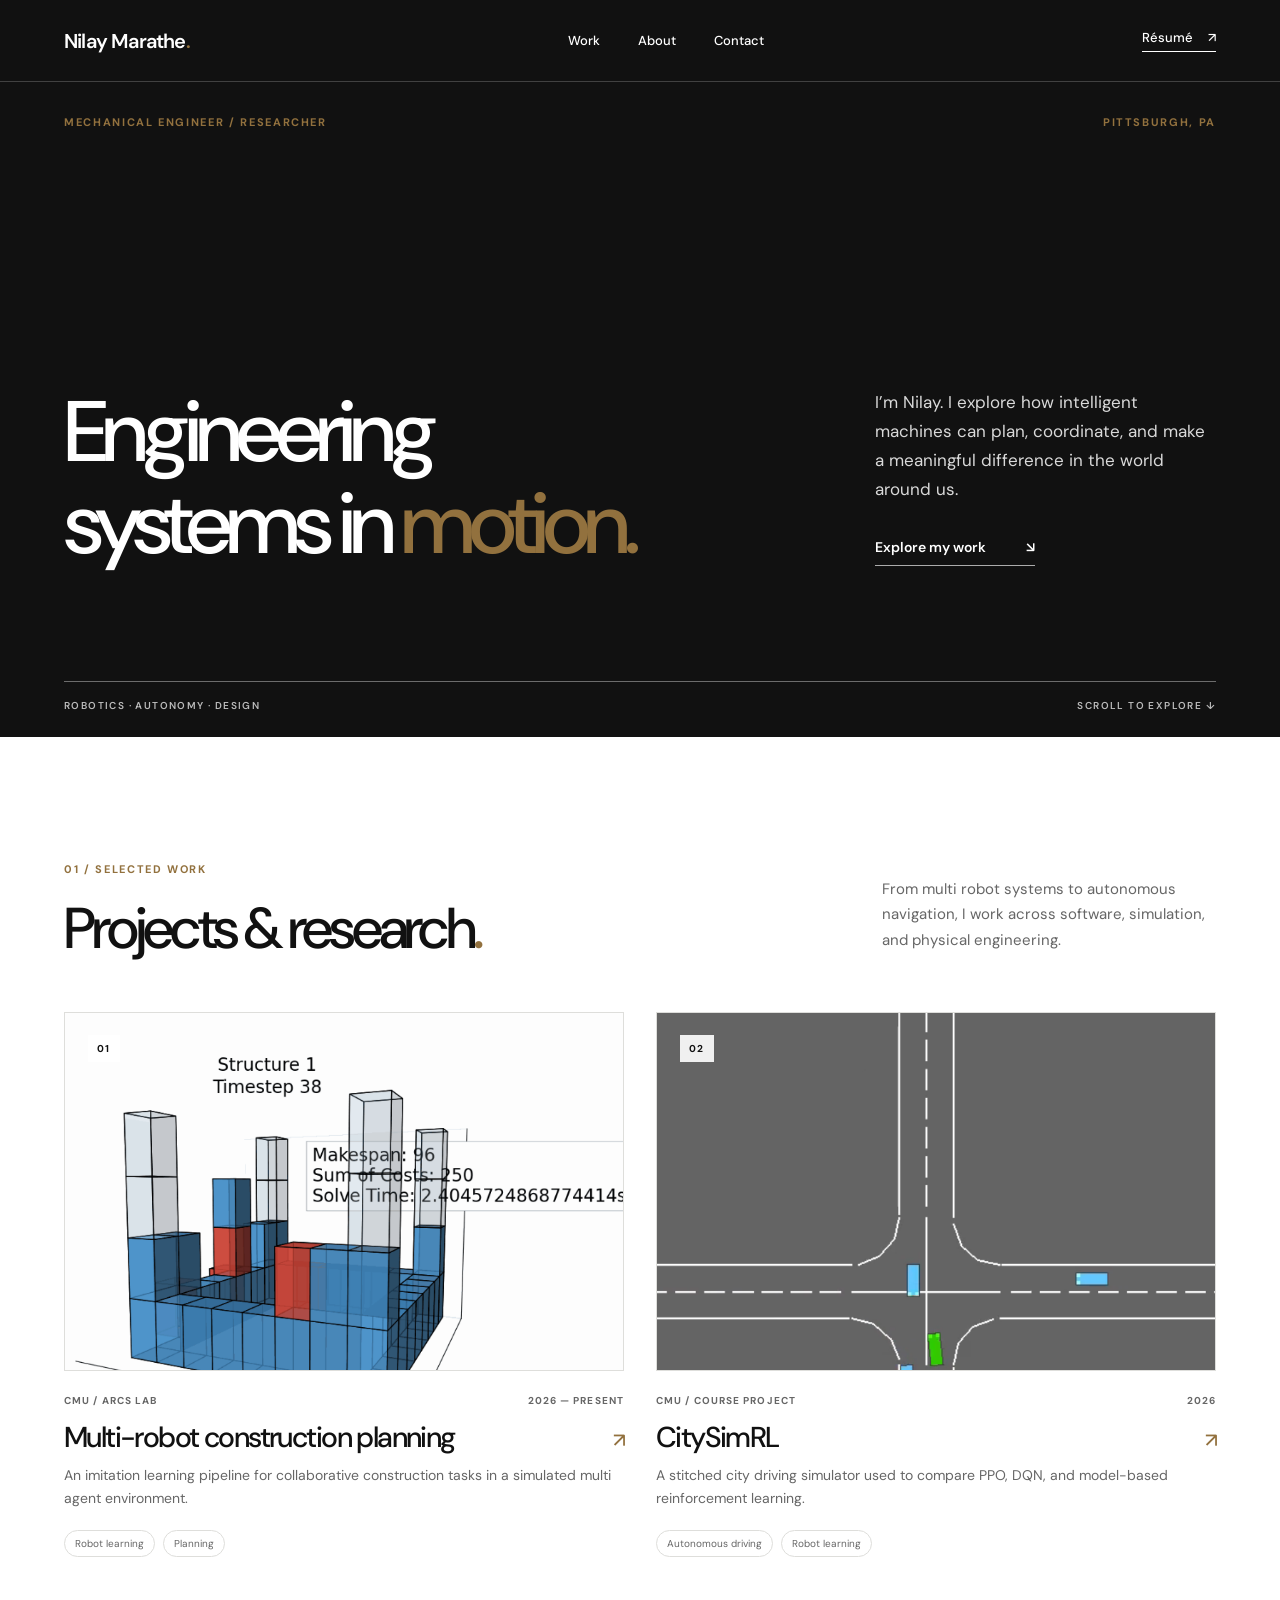
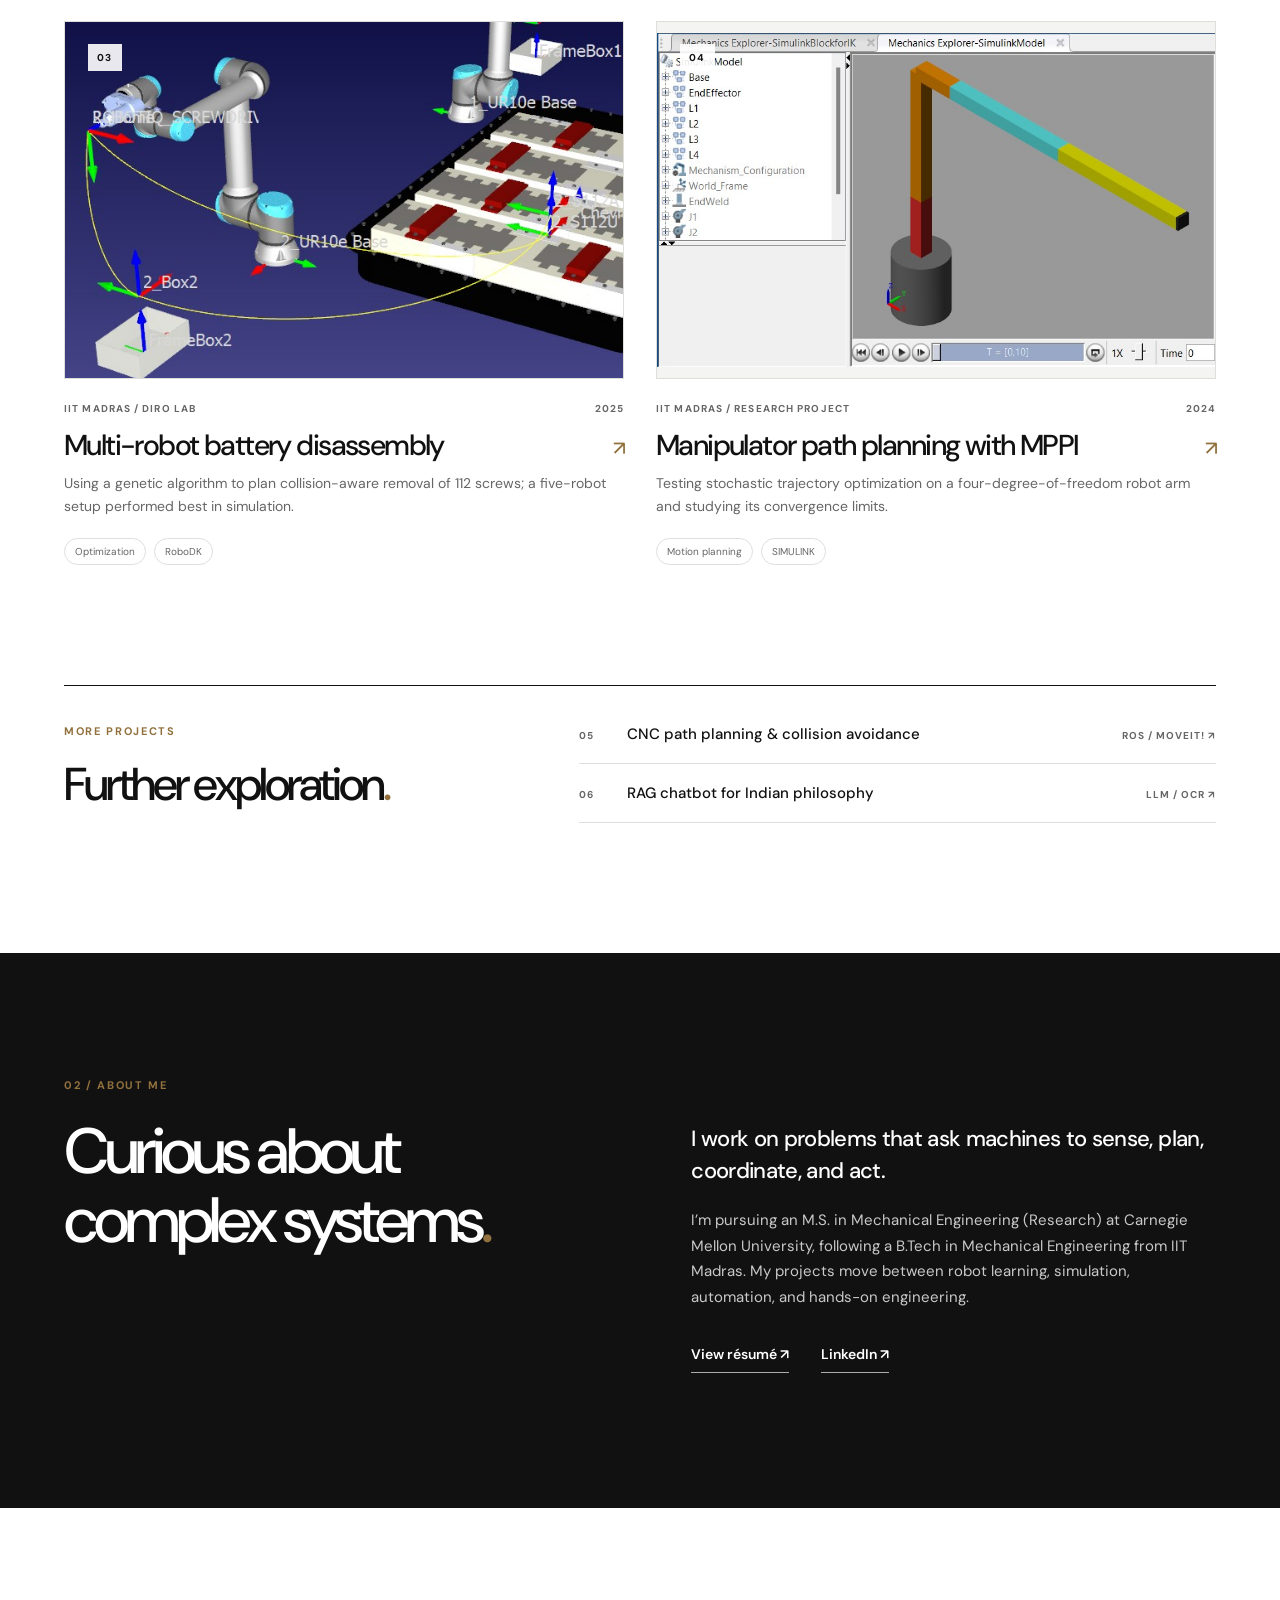
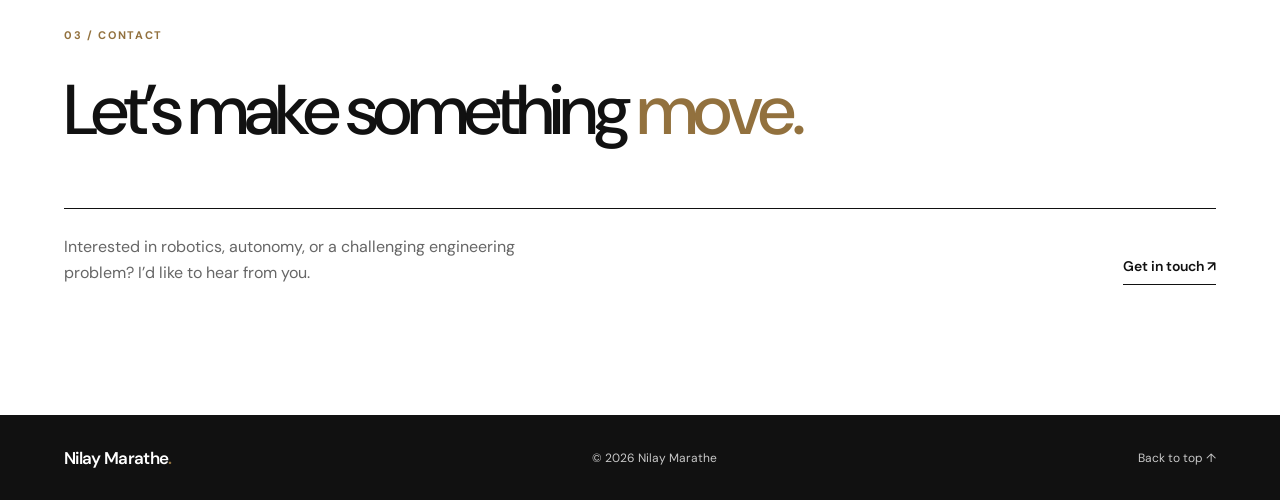
<file: index.html>
<!doctype html>
<html lang="en">
<head>
  <meta charset="utf-8">
  <meta name="viewport" content="width=device-width, initial-scale=1">
  <meta name="theme-color" content="#111111">
  <meta name="description" content="Nilay Marathe is a mechanical engineering researcher working across robotics, planning, autonomy, and intelligent systems.">
  <title>Nilay Marathe — Robotics & Autonomous Systems</title>
  <link rel="preconnect" href="https://fonts.googleapis.com">
  <link rel="preconnect" href="https://fonts.gstatic.com" crossorigin>
  <link href="https://fonts.googleapis.com/css2?family=DM+Sans:wght@400;500;600;700&display=swap" rel="stylesheet">
  <link rel="stylesheet" href="styles.css">
</head>
<body>
  <a class="skip-link" href="#main">Skip to content</a>
  <header class="site-header dark-header" id="top">
    <a class="brand" href="index.html" aria-label="Nilay Marathe, home">Nilay Marathe<span class="accent">.</span></a>
    <nav aria-label="Main navigation"><a href="#work">Work</a><a href="#about">About</a><a href="#contact">Contact</a></nav>
    <a class="header-link" href="NilayMarathe_Resume.pdf" target="_blank" rel="noopener">Résumé <span aria-hidden="true">↗</span></a>
  </header>
  <main id="main">
    <section class="hero dark-section">
      <div class="shell hero-inner">
        <div class="hero-kicker"><span class="eyebrow">MECHANICAL ENGINEER / RESEARCHER</span><span class="eyebrow">PITTSBURGH, PA</span></div>
        <div class="hero-content"><div><h1>Engineering<br>systems in <span class="accent">motion.</span></h1></div><div class="hero-side"><p>I’m Nilay. I explore how intelligent machines can plan, coordinate, and make a meaningful difference in the world around us.</p><a class="under-link light-link" href="#work">Explore my work <span aria-hidden="true">↘</span></a></div></div>
        <div class="hero-bottom"><span>ROBOTICS · AUTONOMY · DESIGN</span><span>SCROLL TO EXPLORE ↓</span></div>
      </div>
    </section>
    <section class="work-section shell" id="work" aria-labelledby="work-title">
      <div class="section-head"><div><span class="eyebrow">01 / SELECTED WORK</span><h2 id="work-title">Projects & research<span class="accent">.</span></h2></div><p>From multi robot systems to autonomous navigation, I work across software, simulation, and physical engineering.</p></div>
      <div class="project-grid">
        <article class="project-card"><a href="multi-robot-construction.html" aria-label="View multi-robot construction planning project"><div class="project-art has-image"><img src="construction-planning.png" alt="Simulation of a multi-robot construction structure at timestep 38" loading="lazy"><span class="art-number">01</span></div><div class="card-meta"><span>CMU / ARCS LAB</span><span>2026 — PRESENT</span></div><h3>Multi-robot construction planning <span aria-hidden="true">↗</span></h3><p>An imitation learning pipeline for collaborative construction tasks in a simulated multi agent environment.</p><div class="card-tags"><span>Robot learning</span><span>Planning</span></div></a></article>
        <article class="project-card"><a href="citysimrl.html" aria-label="View CitySimRL project"><div class="project-art has-image"><img src="citysimrl.png" alt="Top-down 2D traffic simulation with cars at an intersection" loading="lazy"><span class="art-number">02</span></div><div class="card-meta"><span>CMU / COURSE PROJECT</span><span>2026</span></div><h3>CitySimRL <span aria-hidden="true">↗</span></h3><p>A stitched city driving simulator used to compare PPO, DQN, and model-based reinforcement learning.</p><div class="card-tags"><span>Autonomous driving</span><span>Robot learning</span></div></a></article>
        <article class="project-card"><a href="battery-disassembly.html" aria-label="View multi-robot battery disassembly project"><div class="project-art has-image"><img src="battery-disassembly.png" alt="RoboDK simulation with robot arms working on an electric vehicle battery model" loading="lazy"><span class="art-number">03</span></div><div class="card-meta"><span>IIT MADRAS / DIRO LAB</span><span>2025</span></div><h3>Multi-robot battery disassembly <span aria-hidden="true">↗</span></h3><p>Using a genetic algorithm to plan collision-aware removal of 112 screws; a five-robot setup performed best in simulation.</p><div class="card-tags"><span>Optimization</span><span>RoboDK</span></div></a></article>
        <article class="project-card"><a href="manipulator-path-planning.html" aria-label="View manipulator path planning project"><div class="project-art has-image"><img src="manipulator-path-planning.png" alt="Simulink Mechanics Explorer model of a four-degree-of-freedom manipulator arm" loading="lazy"><span class="art-number">04</span></div><div class="card-meta"><span>IIT MADRAS / RESEARCH PROJECT</span><span>2024</span></div><h3>Manipulator path planning with MPPI <span aria-hidden="true">↗</span></h3><p>Testing stochastic trajectory optimization on a four-degree-of-freedom robot arm and studying its convergence limits.</p><div class="card-tags"><span>Motion planning</span><span>SIMULINK</span></div></a></article>
      </div>
      <div class="additional-work"><div><span class="eyebrow">MORE PROJECTS</span><h2>Further exploration<span class="accent">.</span></h2></div><div class="project-list"><a href="cnc-collision-avoidance.html"><span>05</span><strong>CNC path planning & collision avoidance</strong><span>ROS / MOVEIT! ↗</span></a><a href="philosophy-rag-chatbot.html"><span>06</span><strong>RAG chatbot for Indian philosophy</strong><span>LLM / OCR ↗</span></a></div></div>
    </section>
    <section class="about-section dark-section" id="about" aria-labelledby="about-title"><div class="shell about-grid"><div><span class="eyebrow">02 / ABOUT ME</span><h2 id="about-title">Curious about<br>complex systems<span class="accent">.</span></h2></div><div><p class="about-lead">I work on problems that ask machines to sense, plan, coordinate, and act.</p><p>I’m pursuing an M.S. in Mechanical Engineering (Research) at Carnegie Mellon University, following a B.Tech in Mechanical Engineering from IIT Madras. My projects move between robot learning, simulation, automation, and hands-on engineering.</p><div class="about-links"><a class="under-link light-link" href="NilayMarathe_Resume.pdf" target="_blank" rel="noopener">View résumé ↗</a><a class="under-link light-link" href="https://www.linkedin.com/in/nilaymarathe" target="_blank" rel="noopener">LinkedIn ↗</a></div></div></div></section>
    <section class="contact-section shell" id="contact" aria-labelledby="contact-title"><span class="eyebrow">03 / CONTACT</span><h2 id="contact-title">Let’s make something <span class="accent">move.</span></h2><div class="contact-row"><p>Interested in robotics, autonomy, or a challenging engineering problem? I’d like to hear from you.</p><a class="under-link" href="mailto:nmarathe@andrew.cmu.edu">Get in touch ↗</a></div></section>
  </main>
  <footer class="site-footer"><div class="shell"><a class="brand" href="#top">Nilay Marathe<span class="accent">.</span></a><span>© 2026 Nilay Marathe</span><a href="#top">Back to top ↑</a></div></footer>
</body>
</html>
</file>
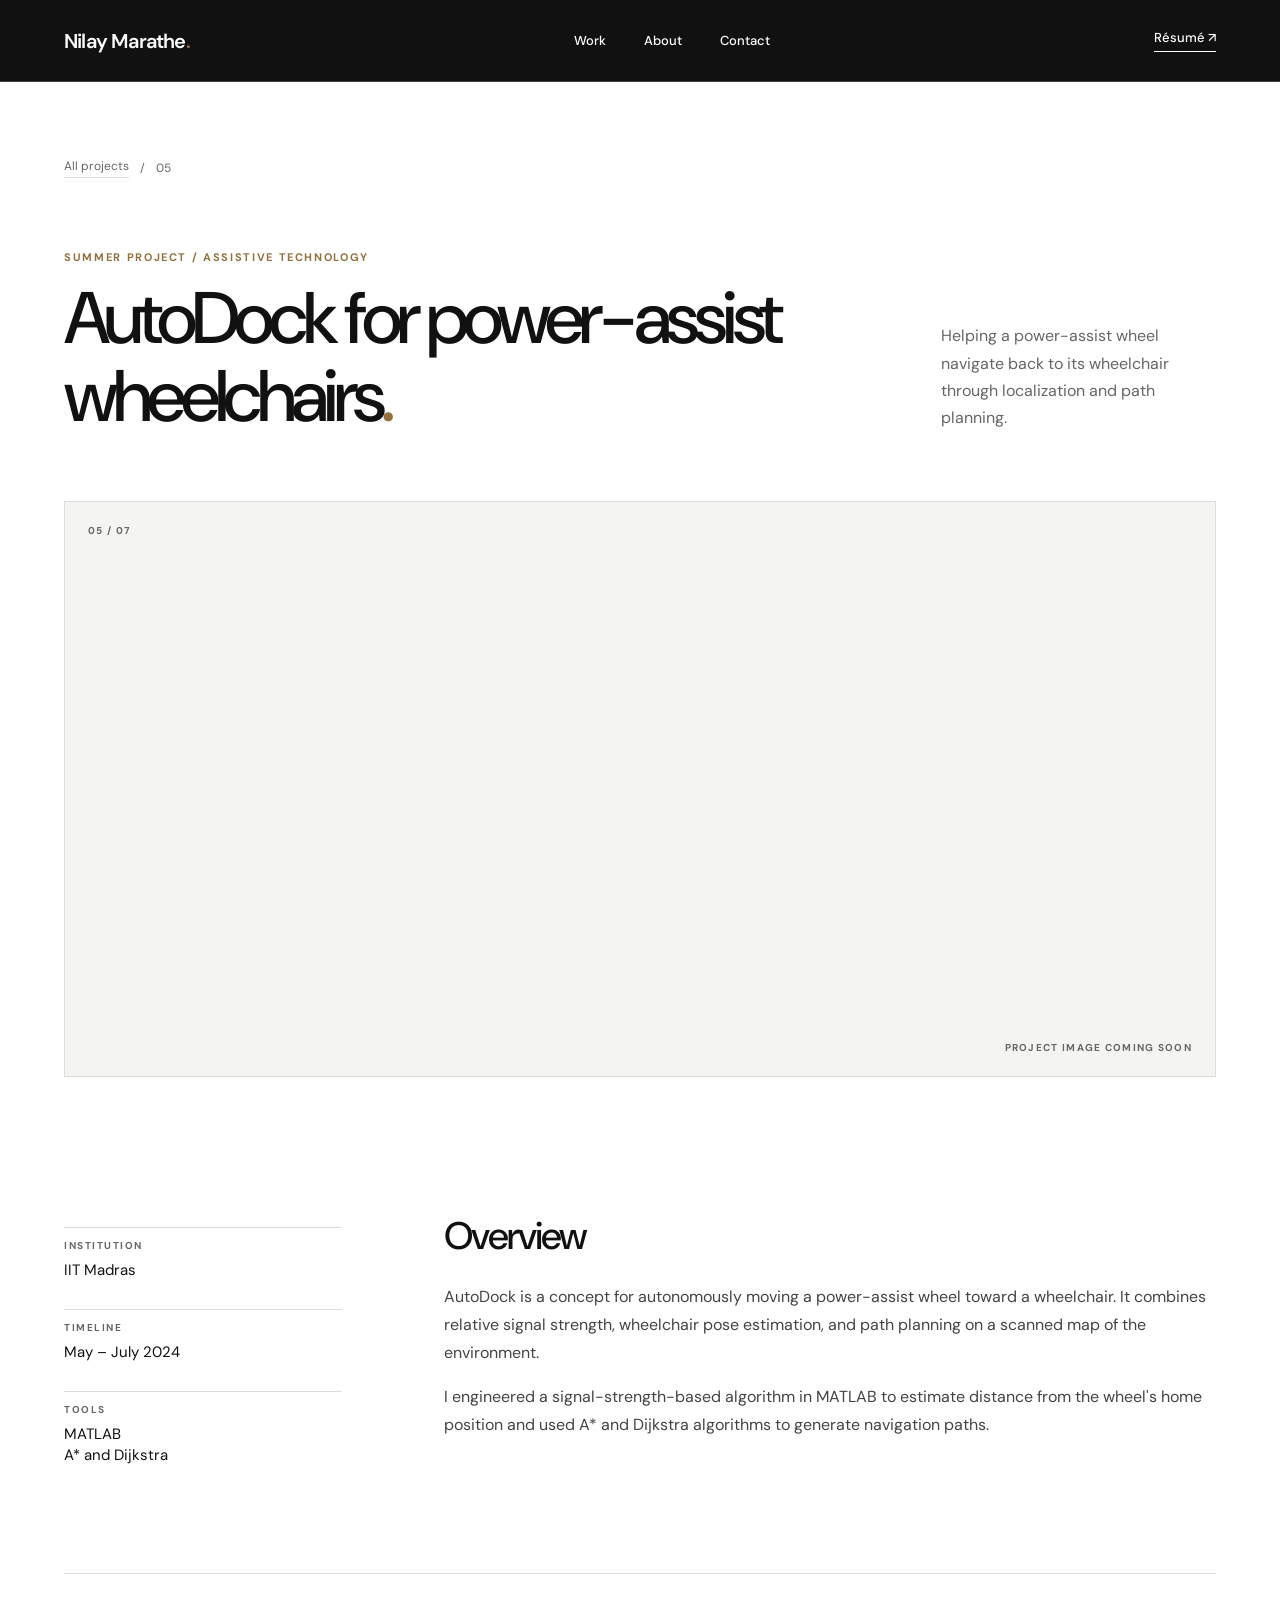
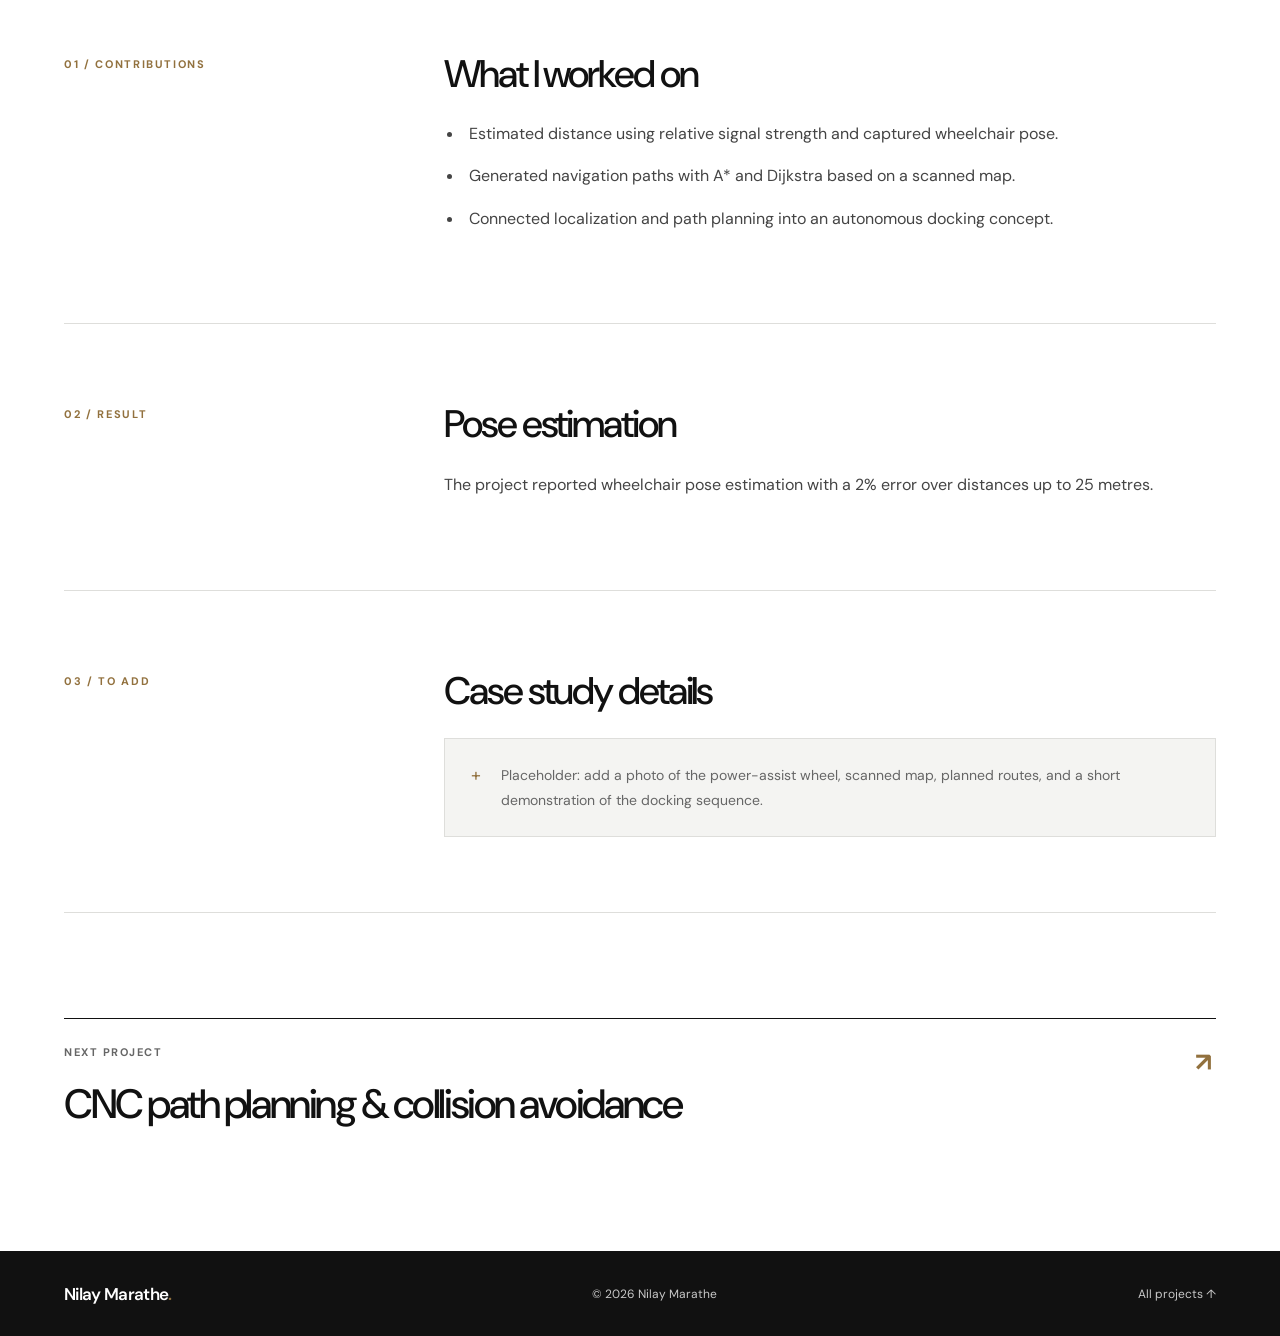
<file: autodock.html>
<!doctype html>
<html lang="en"><head><meta charset="utf-8"><meta name="viewport" content="width=device-width, initial-scale=1"><meta name="theme-color" content="#111111"><meta name="description" content="AutoDock, an assistive technology navigation project by Nilay Marathe."><title>AutoDock — Nilay Marathe</title><link rel="preconnect" href="https://fonts.googleapis.com"><link rel="preconnect" href="https://fonts.gstatic.com" crossorigin><link href="https://fonts.googleapis.com/css2?family=DM+Sans:wght@400;500;600;700&display=swap" rel="stylesheet"><link rel="stylesheet" href="styles.css"></head>
<body><a class="skip-link" href="#main">Skip to content</a><header class="site-header dark-header"><a class="brand" href="index.html">Nilay Marathe<span class="accent">.</span></a><nav aria-label="Main navigation"><a href="index.html#work">Work</a><a href="index.html#about">About</a><a href="index.html#contact">Contact</a></nav><a class="header-link" href="NilayMarathe_Resume.pdf" target="_blank" rel="noopener">Résumé ↗</a></header>
<main id="main" class="shell"><section class="detail-hero"><div class="breadcrumb"><a href="index.html#work">All projects</a><span aria-hidden="true">/</span><span>05</span></div><div class="detail-heading"><div><span class="eyebrow">SUMMER PROJECT / ASSISTIVE TECHNOLOGY</span><h1>AutoDock for power-assist wheelchairs<span class="accent">.</span></h1></div><p>Helping a power-assist wheel navigate back to its wheelchair through localization and path planning.</p></div><div class="project-art detail-visual art-autodock" role="img" aria-label="Placeholder illustration for AutoDock"><span class="art-number">05 / 07</span><div class="art-geometry" aria-hidden="true"><i></i><i></i><i></i></div><span class="art-caption">PROJECT IMAGE COMING SOON</span></div></section>
<section class="detail-overview"><dl class="fact-list"><div><dt>Institution</dt><dd>IIT Madras</dd></div><div><dt>Timeline</dt><dd>May – July 2024</dd></div><div><dt>Tools</dt><dd>MATLAB<br>A* and Dijkstra</dd></div></dl><div class="overview-copy"><h2>Overview</h2><p>AutoDock is a concept for autonomously moving a power-assist wheel toward a wheelchair. It combines relative signal strength, wheelchair pose estimation, and path planning on a scanned map of the environment.</p><p>I engineered a signal-strength-based algorithm in MATLAB to estimate distance from the wheel's home position and used A* and Dijkstra algorithms to generate navigation paths.</p></div></section>
<section class="detail-section"><span class="eyebrow">01 / CONTRIBUTIONS</span><div><h2>What I worked on</h2><ul><li>Estimated distance using relative signal strength and captured wheelchair pose.</li><li>Generated navigation paths with A* and Dijkstra based on a scanned map.</li><li>Connected localization and path planning into an autonomous docking concept.</li></ul></div></section>
<section class="detail-section"><span class="eyebrow">02 / RESULT</span><div><h2>Pose estimation</h2><p>The project reported wheelchair pose estimation with a 2% error over distances up to 25 metres.</p></div></section>
<section class="detail-section"><span class="eyebrow">03 / TO ADD</span><div><h2>Case study details</h2><div class="placeholder-note"><span>+</span><p>Placeholder: add a photo of the power-assist wheel, scanned map, planned routes, and a short demonstration of the docking sequence.</p></div></div></section>
<a class="next-project" href="cnc-collision-avoidance.html"><div><span>Next project</span><strong>CNC path planning & collision avoidance</strong></div><span aria-hidden="true">↗</span></a></main>
<footer class="site-footer"><div class="shell"><a class="brand" href="index.html">Nilay Marathe<span class="accent">.</span></a><span>© 2026 Nilay Marathe</span><a href="index.html#work">All projects ↑</a></div></footer></body></html>
</file>
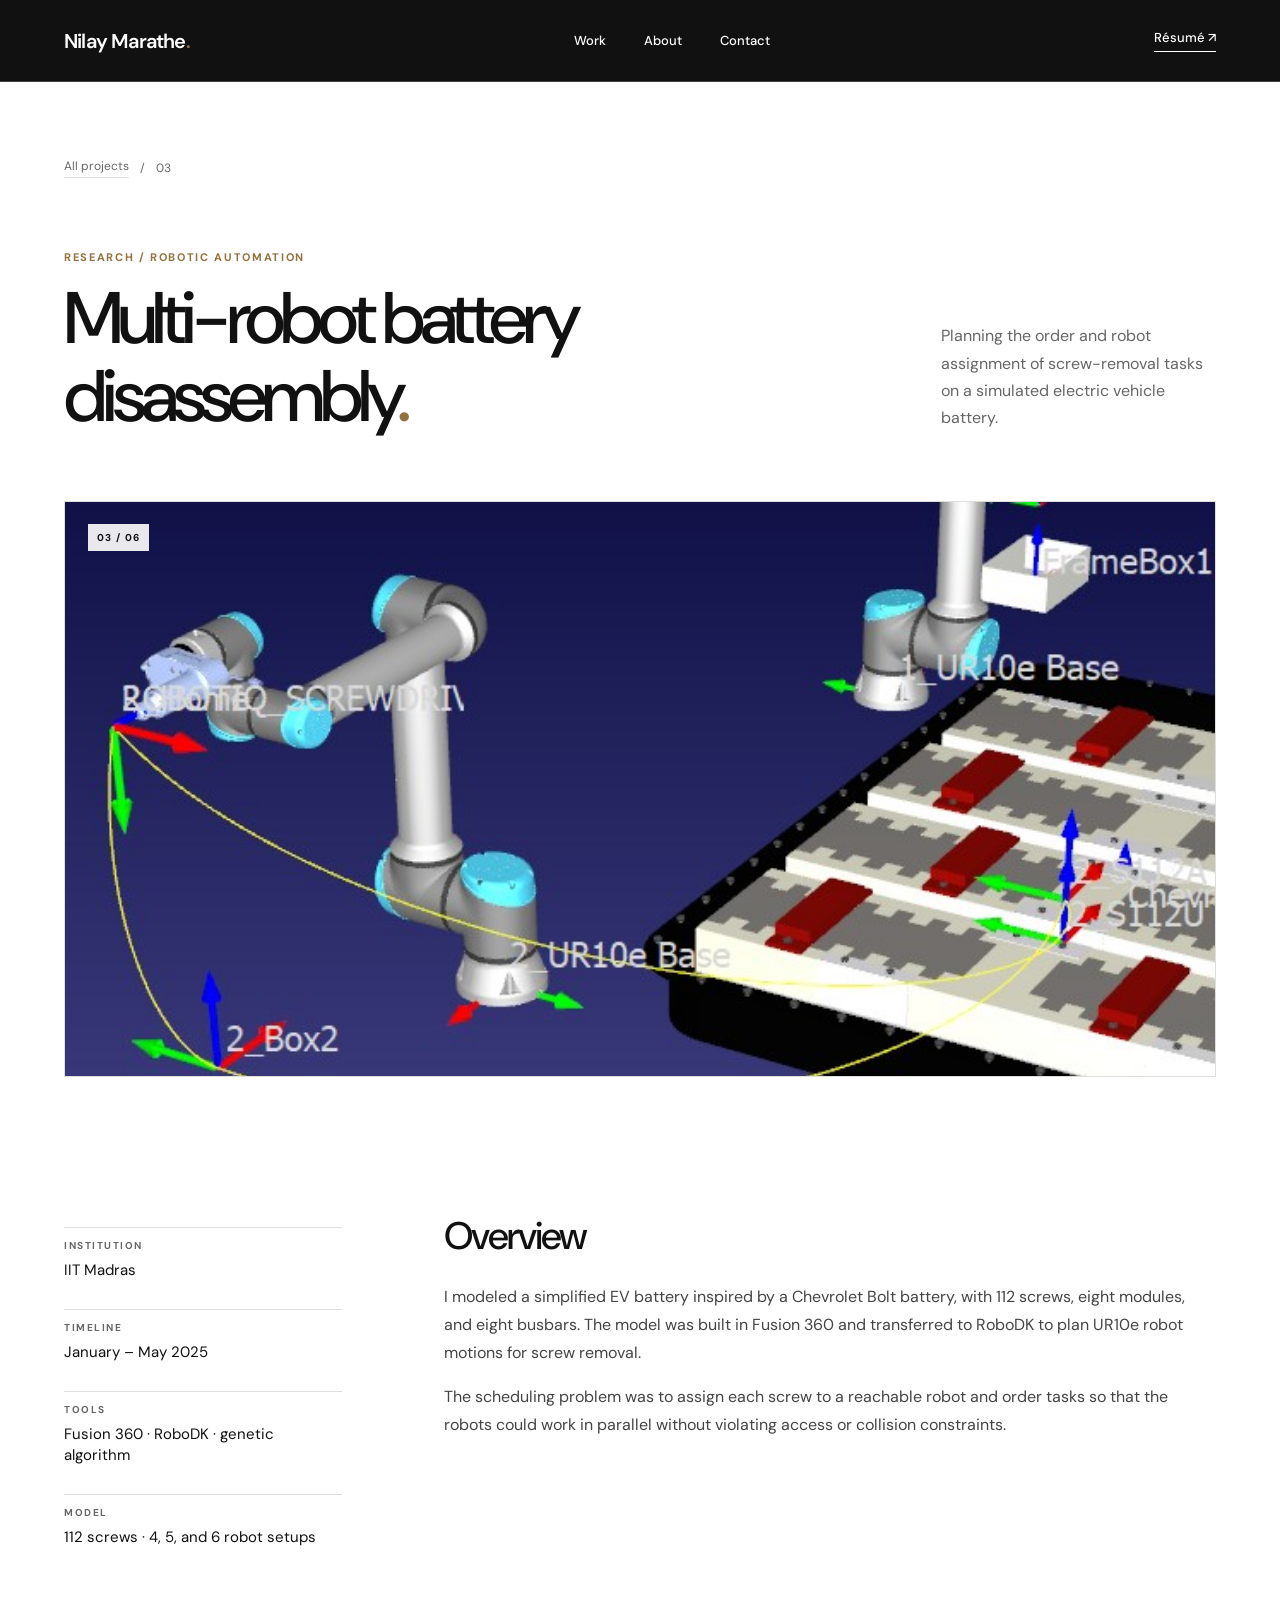
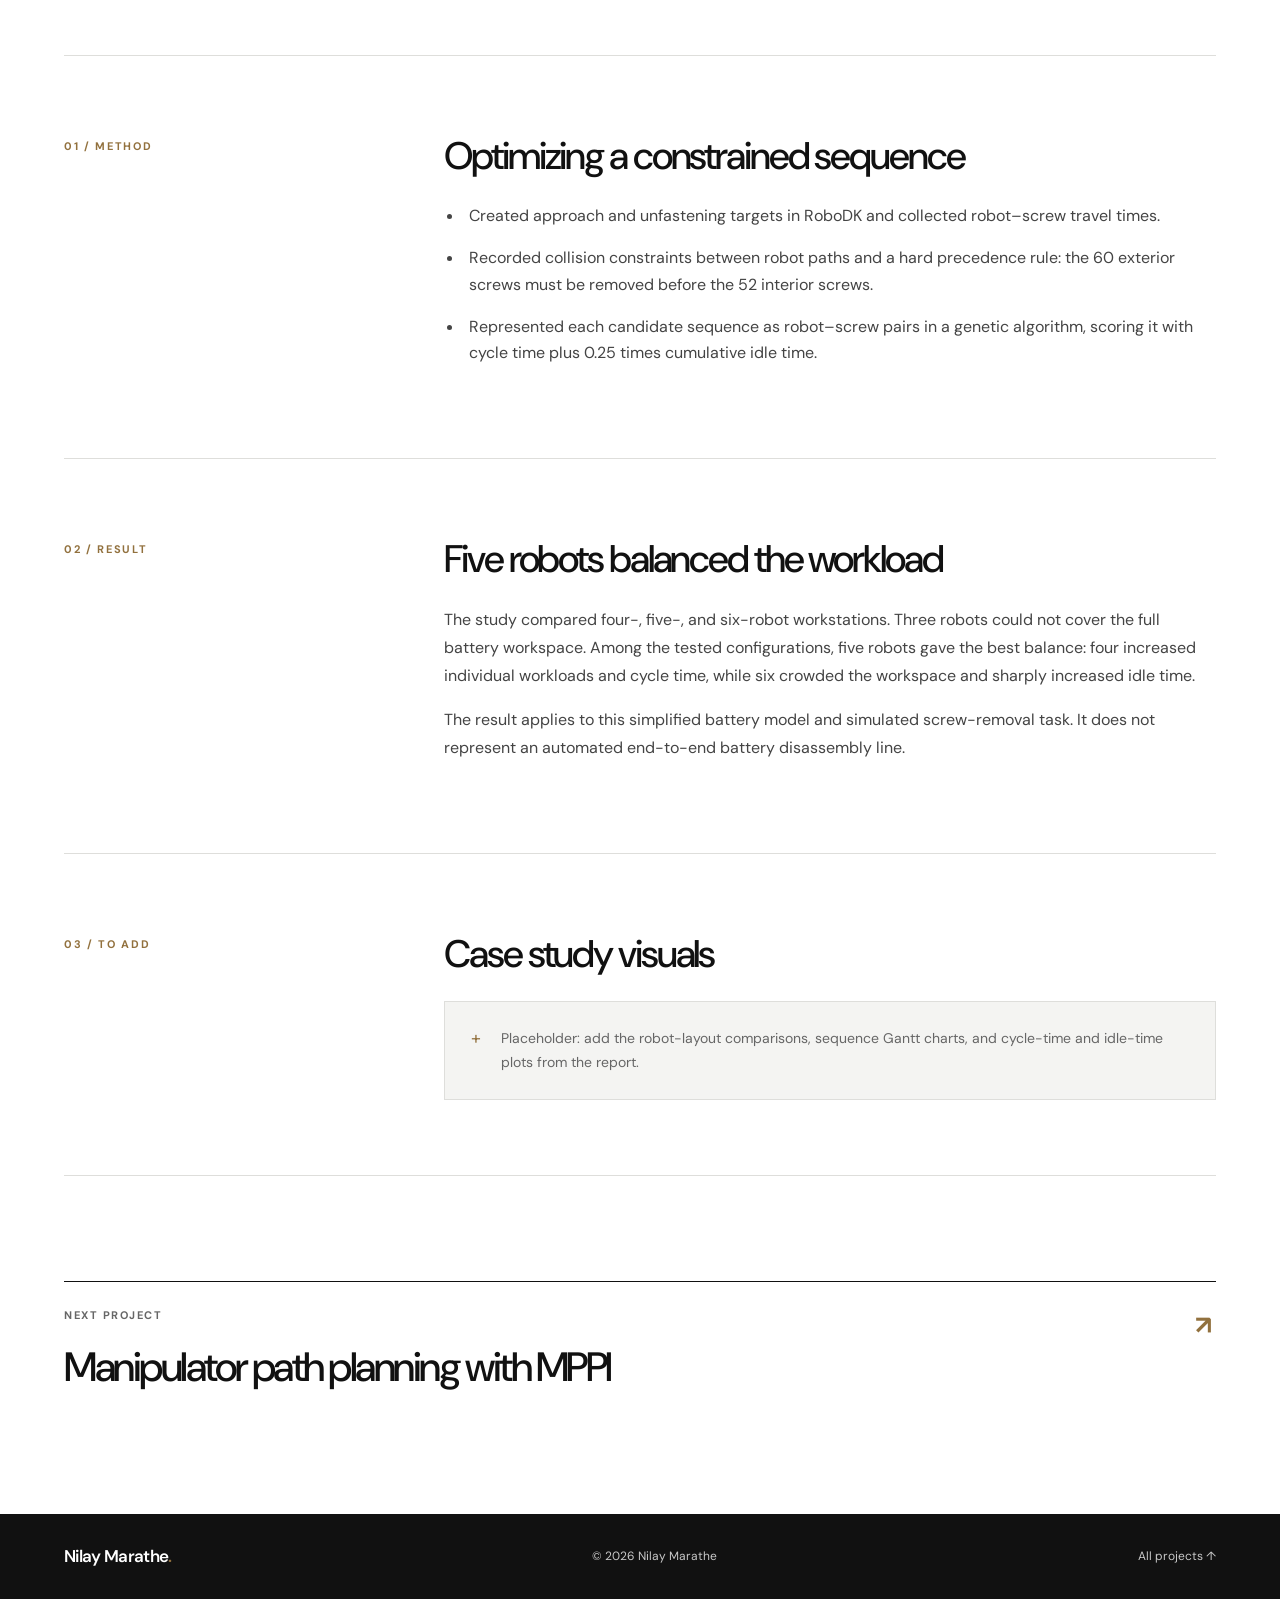
<file: battery-disassembly.html>
<!doctype html>
<html lang="en">
<head>
  <meta charset="utf-8">
  <meta name="viewport" content="width=device-width, initial-scale=1">
  <meta name="theme-color" content="#111111">
  <meta name="description" content="Genetic-algorithm sequence planning for multi-robot EV battery disassembly.">
  <title>Multi-robot battery disassembly — Nilay Marathe</title>
  <link rel="preconnect" href="https://fonts.googleapis.com">
  <link rel="preconnect" href="https://fonts.gstatic.com" crossorigin>
  <link href="https://fonts.googleapis.com/css2?family=DM+Sans:wght@400;500;600;700&display=swap" rel="stylesheet">
  <link rel="stylesheet" href="styles.css">
</head>
<body>
  <a class="skip-link" href="#main">Skip to content</a>
  <header class="site-header dark-header">
    <a class="brand" href="index.html">Nilay Marathe<span class="accent">.</span></a>
    <nav aria-label="Main navigation"><a href="index.html#work">Work</a><a href="index.html#about">About</a><a href="index.html#contact">Contact</a></nav>
    <a class="header-link" href="NilayMarathe_Resume.pdf" target="_blank" rel="noopener">Résumé ↗</a>
  </header>
  <main id="main" class="shell">
    <section class="detail-hero">
      <div class="breadcrumb"><a href="index.html#work">All projects</a><span aria-hidden="true">/</span><span>03</span></div>
      <div class="detail-heading">
        <div><span class="eyebrow">RESEARCH / ROBOTIC AUTOMATION</span><h1>Multi-robot battery disassembly<span class="accent">.</span></h1></div>
        <p>Planning the order and robot assignment of screw-removal tasks on a simulated electric vehicle battery.</p>
      </div>
      <div class="project-art detail-visual has-image">
        <img src="battery-disassembly.png" alt="RoboDK simulation with robot arms working on an electric vehicle battery model">
        <span class="art-number">03 / 06</span>
      </div>
    </section>
    <section class="detail-overview">
      <dl class="fact-list">
        <div><dt>Institution</dt><dd>IIT Madras</dd></div>
        <div><dt>Timeline</dt><dd>January – May 2025</dd></div>
        <div><dt>Tools</dt><dd>Fusion 360 · RoboDK · genetic algorithm</dd></div>
        <div><dt>Model</dt><dd>112 screws · 4, 5, and 6 robot setups</dd></div>
      </dl>
      <div class="overview-copy">
        <h2>Overview</h2>
        <p>I modeled a simplified EV battery inspired by a Chevrolet Bolt battery, with 112 screws, eight modules, and eight busbars. The model was built in Fusion 360 and transferred to RoboDK to plan UR10e robot motions for screw removal.</p>
        <p>The scheduling problem was to assign each screw to a reachable robot and order tasks so that the robots could work in parallel without violating access or collision constraints.</p>
      </div>
    </section>
    <section class="detail-section">
      <span class="eyebrow">01 / METHOD</span>
      <div>
        <h2>Optimizing a constrained sequence</h2>
        <ul>
          <li>Created approach and unfastening targets in RoboDK and collected robot–screw travel times.</li>
          <li>Recorded collision constraints between robot paths and a hard precedence rule: the 60 exterior screws must be removed before the 52 interior screws.</li>
          <li>Represented each candidate sequence as robot–screw pairs in a genetic algorithm, scoring it with cycle time plus 0.25 times cumulative idle time.</li>
        </ul>
      </div>
    </section>
    <section class="detail-section">
      <span class="eyebrow">02 / RESULT</span>
      <div>
        <h2>Five robots balanced the workload</h2>
        <p>The study compared four-, five-, and six-robot workstations. Three robots could not cover the full battery workspace. Among the tested configurations, five robots gave the best balance: four increased individual workloads and cycle time, while six crowded the workspace and sharply increased idle time.</p>
        <p>The result applies to this simplified battery model and simulated screw-removal task. It does not represent an automated end-to-end battery disassembly line.</p>
      </div>
    </section>
    <section class="detail-section">
      <span class="eyebrow">03 / TO ADD</span>
      <div><h2>Case study visuals</h2><div class="placeholder-note"><span>+</span><p>Placeholder: add the robot-layout comparisons, sequence Gantt charts, and cycle-time and idle-time plots from the report.</p></div></div>
    </section>
    <a class="next-project" href="manipulator-path-planning.html"><div><span>Next project</span><strong>Manipulator path planning with MPPI</strong></div><span aria-hidden="true">↗</span></a>
  </main>
  <footer class="site-footer"><div class="shell"><a class="brand" href="index.html">Nilay Marathe<span class="accent">.</span></a><span>© 2026 Nilay Marathe</span><a href="index.html#work">All projects ↑</a></div></footer>
</body>
</html>
</file>
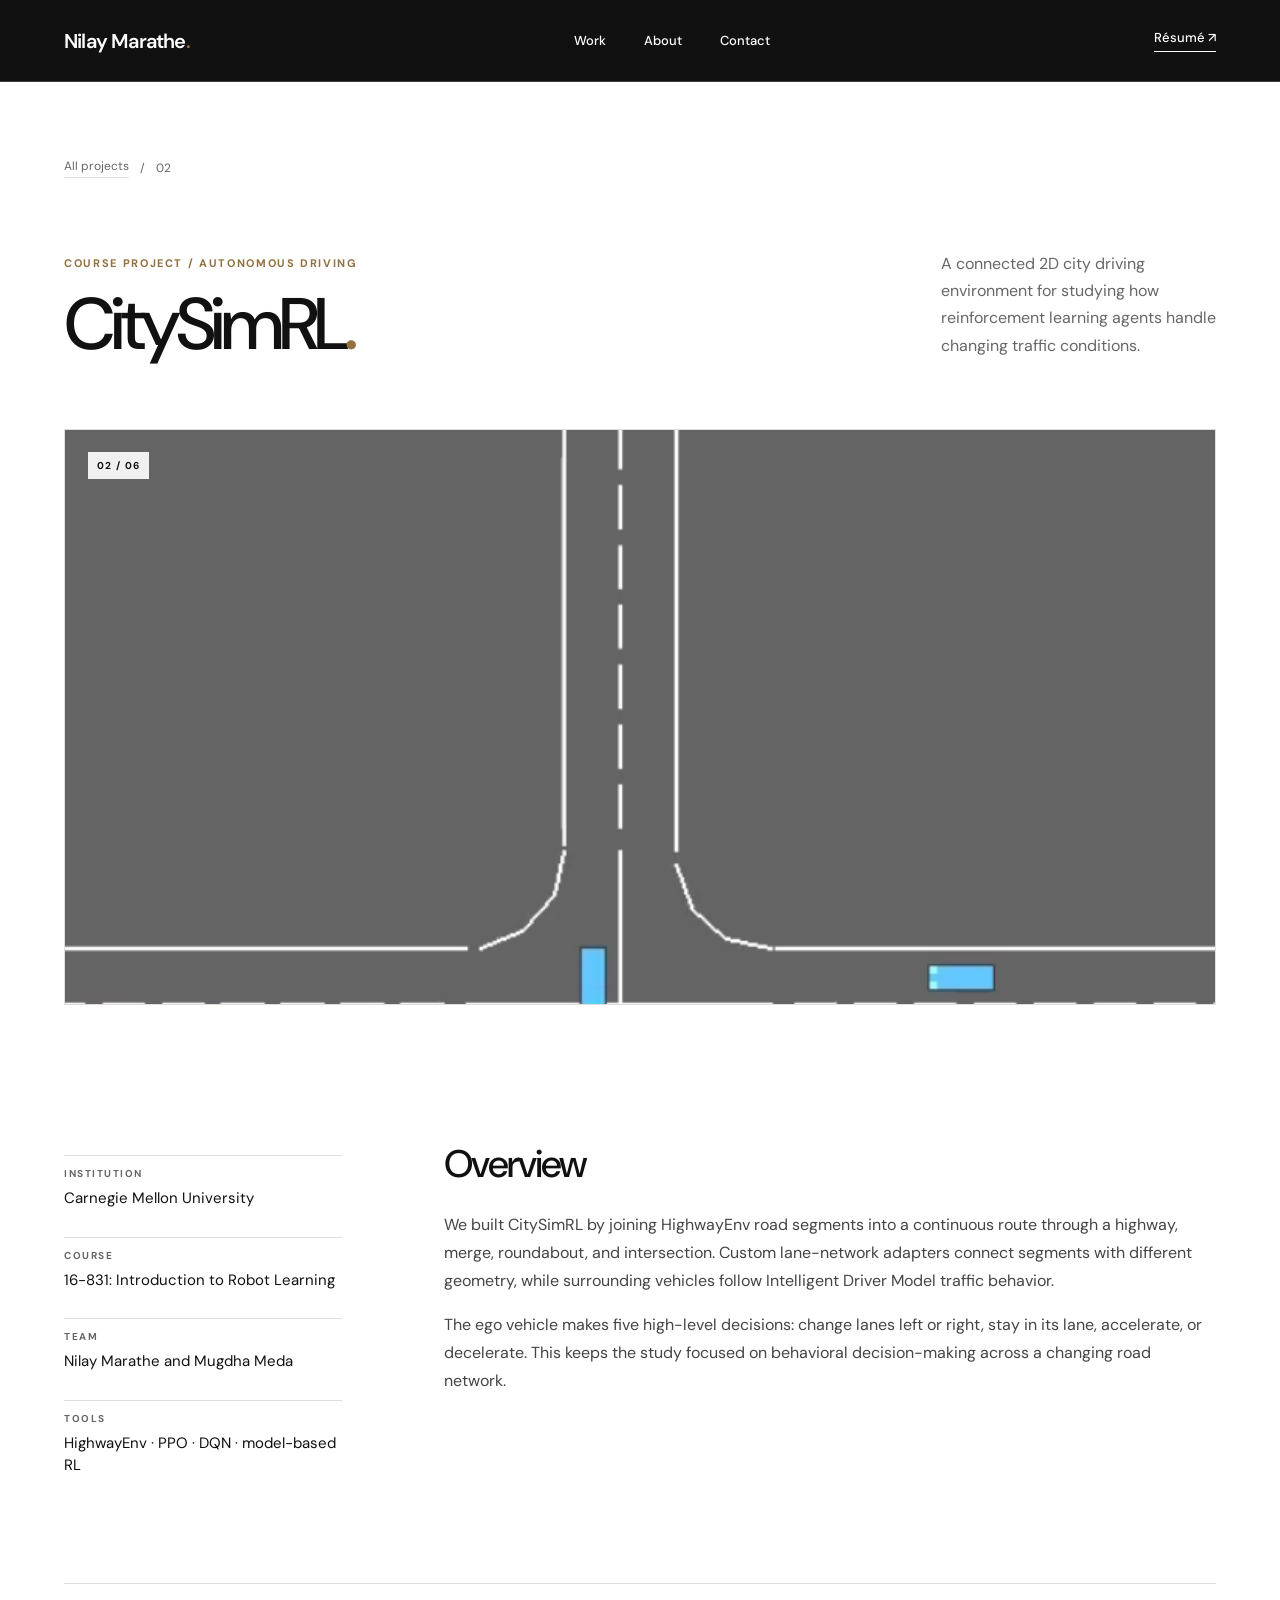
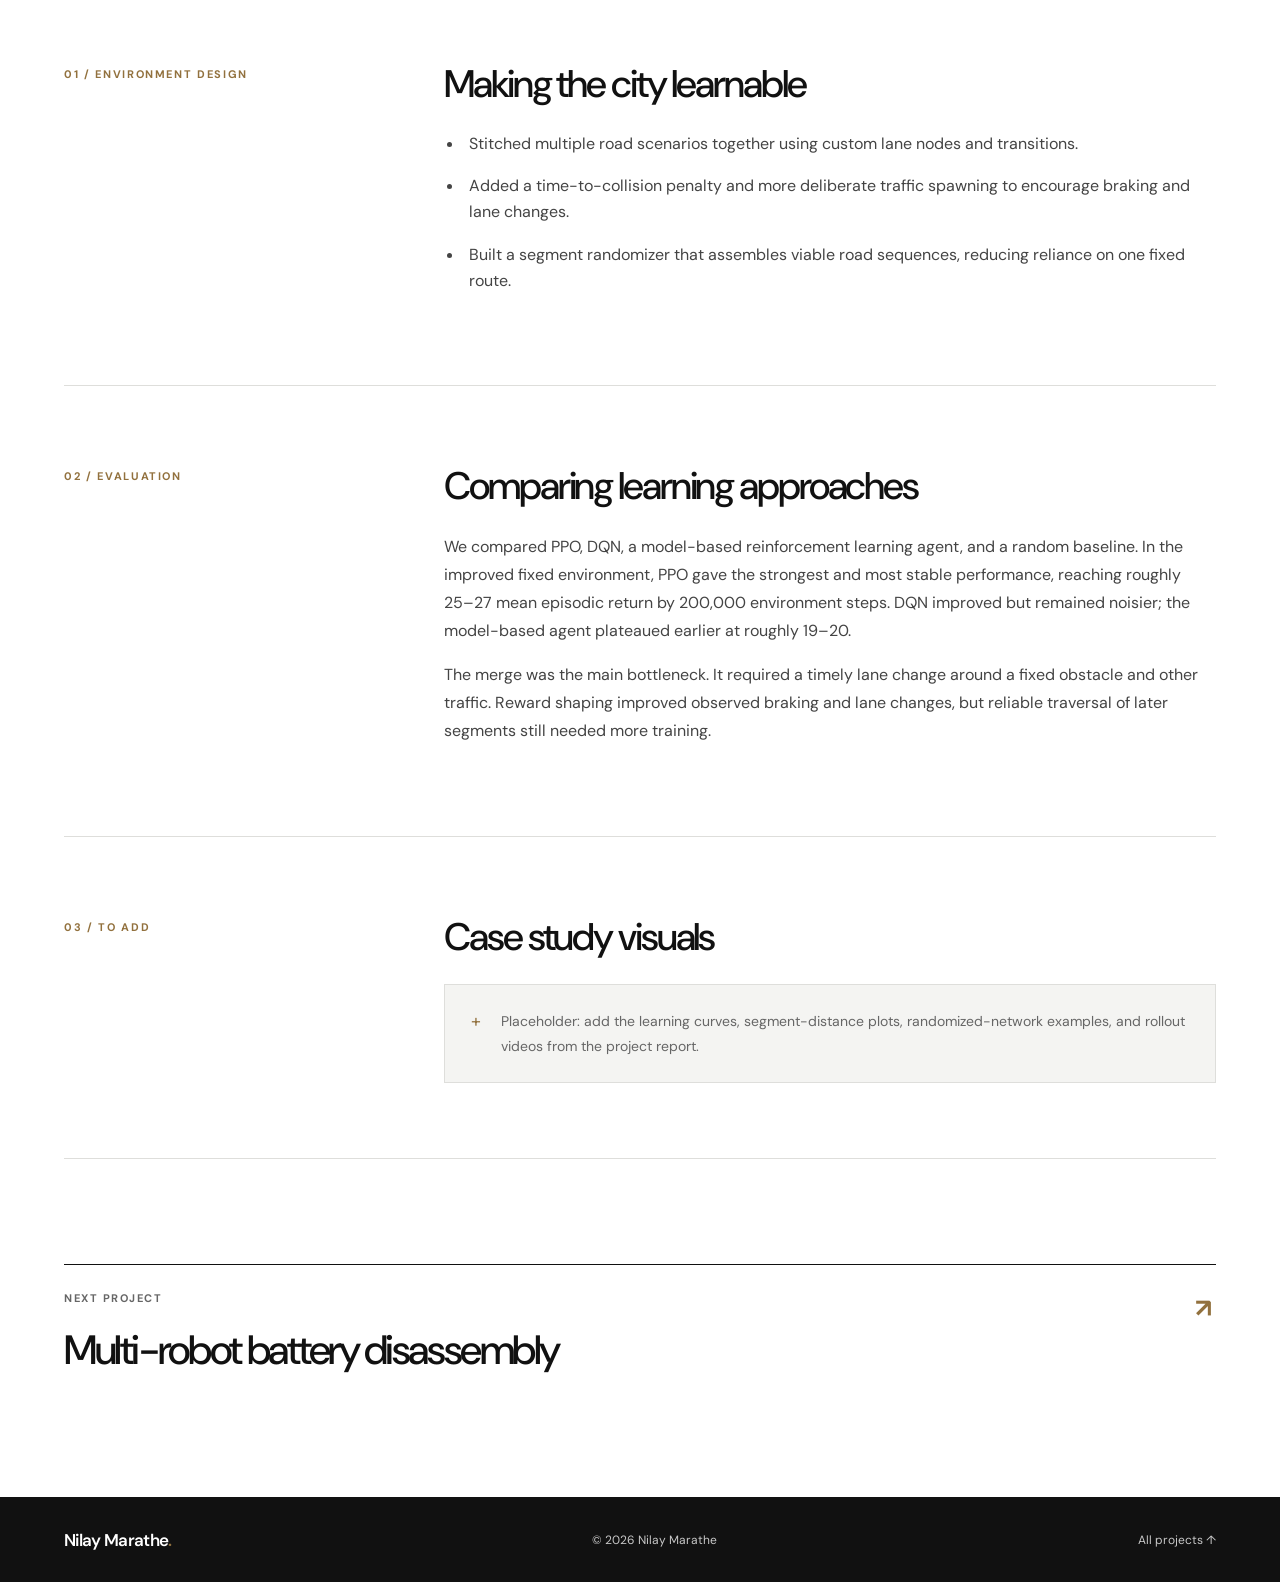
<file: citysimrl.html>
<!doctype html>
<html lang="en">
<head>
  <meta charset="utf-8">
  <meta name="viewport" content="width=device-width, initial-scale=1">
  <meta name="theme-color" content="#111111">
  <meta name="description" content="CitySimRL: a stitched urban driving simulator for comparing reinforcement learning approaches.">
  <title>CitySimRL — Nilay Marathe</title>
  <link rel="preconnect" href="https://fonts.googleapis.com">
  <link rel="preconnect" href="https://fonts.gstatic.com" crossorigin>
  <link href="https://fonts.googleapis.com/css2?family=DM+Sans:wght@400;500;600;700&display=swap" rel="stylesheet">
  <link rel="stylesheet" href="styles.css">
</head>
<body>
  <a class="skip-link" href="#main">Skip to content</a>
  <header class="site-header dark-header">
    <a class="brand" href="index.html">Nilay Marathe<span class="accent">.</span></a>
    <nav aria-label="Main navigation"><a href="index.html#work">Work</a><a href="index.html#about">About</a><a href="index.html#contact">Contact</a></nav>
    <a class="header-link" href="NilayMarathe_Resume.pdf" target="_blank" rel="noopener">Résumé ↗</a>
  </header>
  <main id="main" class="shell">
    <section class="detail-hero">
      <div class="breadcrumb"><a href="index.html#work">All projects</a><span aria-hidden="true">/</span><span>02</span></div>
      <div class="detail-heading">
        <div><span class="eyebrow">COURSE PROJECT / AUTONOMOUS DRIVING</span><h1>CitySimRL<span class="accent">.</span></h1></div>
        <p>A connected 2D city driving environment for studying how reinforcement learning agents handle changing traffic conditions.</p>
      </div>
      <div class="project-art detail-visual has-image">
        <img src="citysimrl.png" alt="Top-down 2D traffic simulation with cars at an intersection">
        <span class="art-number">02 / 06</span>
      </div>
    </section>
    <section class="detail-overview">
      <dl class="fact-list">
        <div><dt>Institution</dt><dd>Carnegie Mellon University</dd></div>
        <div><dt>Course</dt><dd>16-831: Introduction to Robot Learning</dd></div>
        <div><dt>Team</dt><dd>Nilay Marathe and Mugdha Meda</dd></div>
        <div><dt>Tools</dt><dd>HighwayEnv · PPO · DQN · model-based RL</dd></div>
      </dl>
      <div class="overview-copy">
        <h2>Overview</h2>
        <p>We built CitySimRL by joining HighwayEnv road segments into a continuous route through a highway, merge, roundabout, and intersection. Custom lane-network adapters connect segments with different geometry, while surrounding vehicles follow Intelligent Driver Model traffic behavior.</p>
        <p>The ego vehicle makes five high-level decisions: change lanes left or right, stay in its lane, accelerate, or decelerate. This keeps the study focused on behavioral decision-making across a changing road network.</p>
      </div>
    </section>
    <section class="detail-section">
      <span class="eyebrow">01 / ENVIRONMENT DESIGN</span>
      <div>
        <h2>Making the city learnable</h2>
        <ul>
          <li>Stitched multiple road scenarios together using custom lane nodes and transitions.</li>
          <li>Added a time-to-collision penalty and more deliberate traffic spawning to encourage braking and lane changes.</li>
          <li>Built a segment randomizer that assembles viable road sequences, reducing reliance on one fixed route.</li>
        </ul>
      </div>
    </section>
    <section class="detail-section">
      <span class="eyebrow">02 / EVALUATION</span>
      <div>
        <h2>Comparing learning approaches</h2>
        <p>We compared PPO, DQN, a model-based reinforcement learning agent, and a random baseline. In the improved fixed environment, PPO gave the strongest and most stable performance, reaching roughly 25–27 mean episodic return by 200,000 environment steps. DQN improved but remained noisier; the model-based agent plateaued earlier at roughly 19–20.</p>
        <p>The merge was the main bottleneck. It required a timely lane change around a fixed obstacle and other traffic. Reward shaping improved observed braking and lane changes, but reliable traversal of later segments still needed more training.</p>
      </div>
    </section>
    <section class="detail-section">
      <span class="eyebrow">03 / TO ADD</span>
      <div><h2>Case study visuals</h2><div class="placeholder-note"><span>+</span><p>Placeholder: add the learning curves, segment-distance plots, randomized-network examples, and rollout videos from the project report.</p></div></div>
    </section>
    <a class="next-project" href="battery-disassembly.html"><div><span>Next project</span><strong>Multi-robot battery disassembly</strong></div><span aria-hidden="true">↗</span></a>
  </main>
  <footer class="site-footer"><div class="shell"><a class="brand" href="index.html">Nilay Marathe<span class="accent">.</span></a><span>© 2026 Nilay Marathe</span><a href="index.html#work">All projects ↑</a></div></footer>
</body>
</html>
</file>
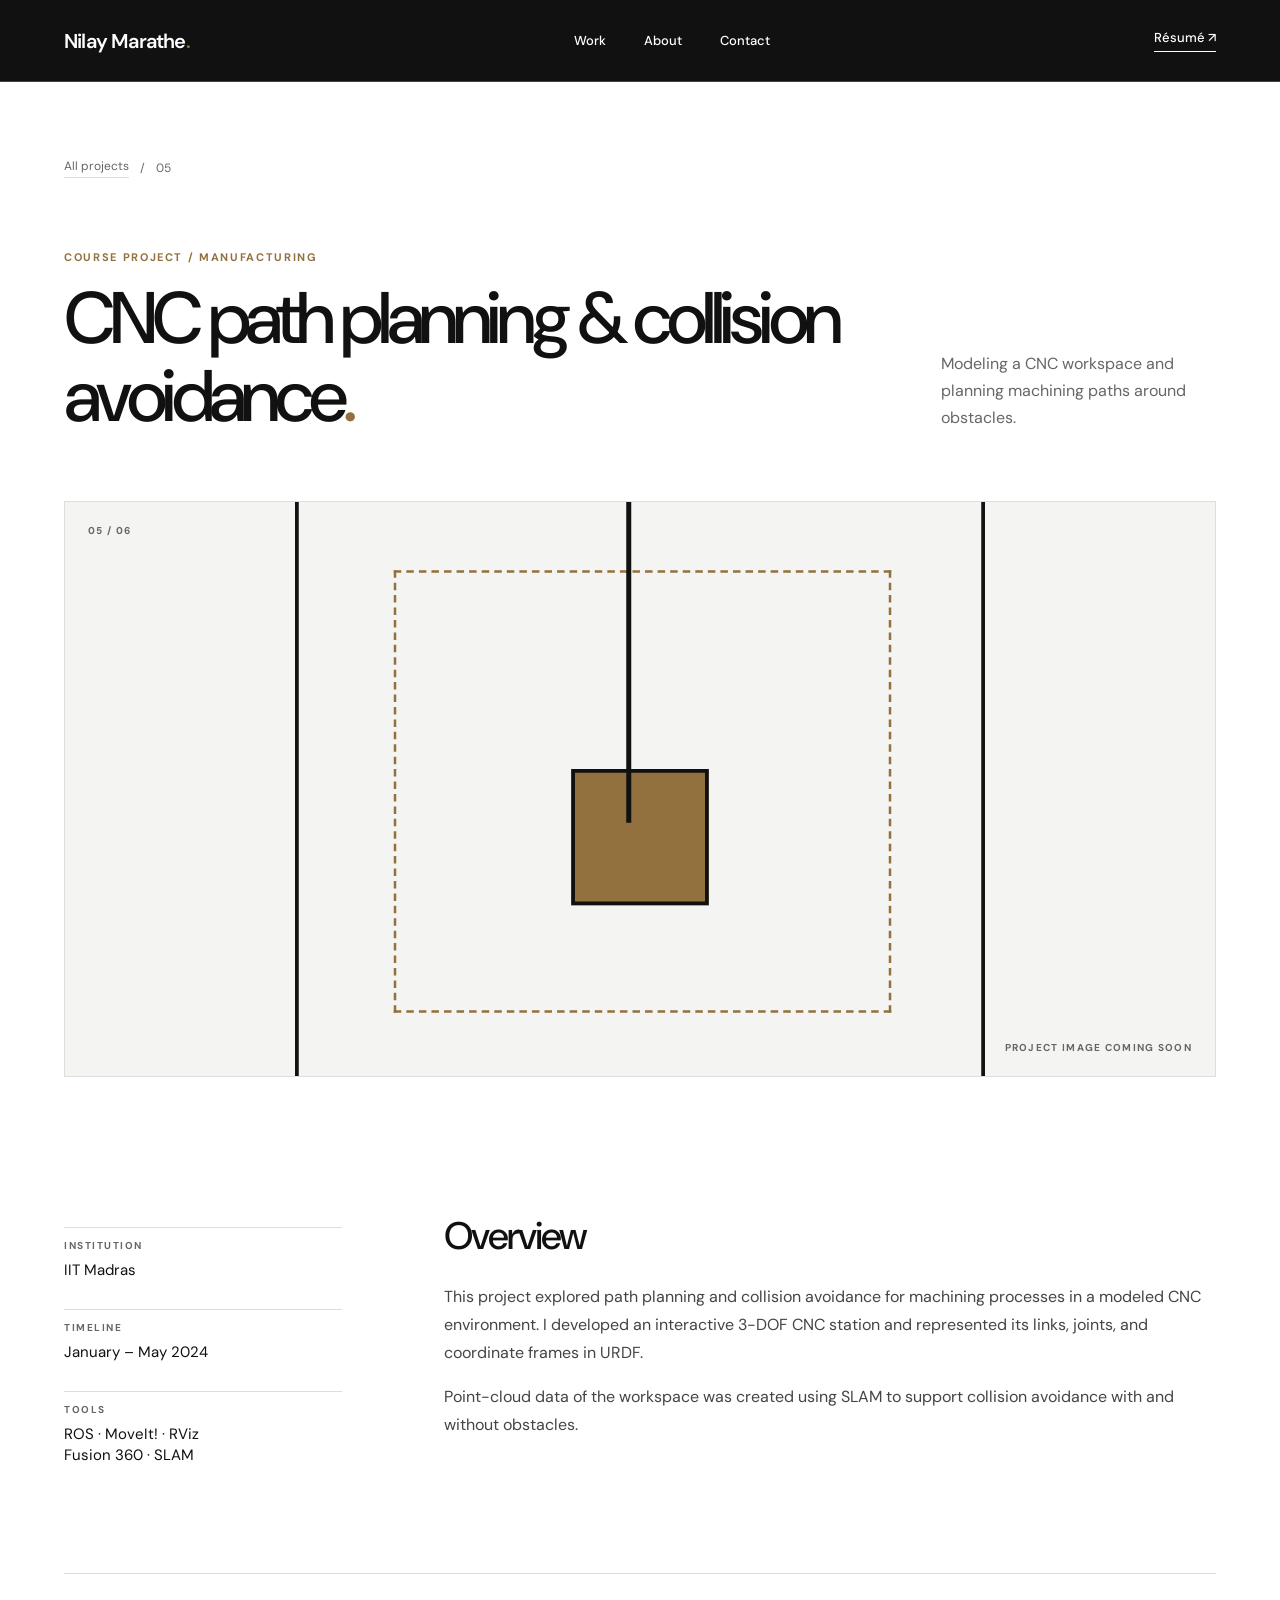
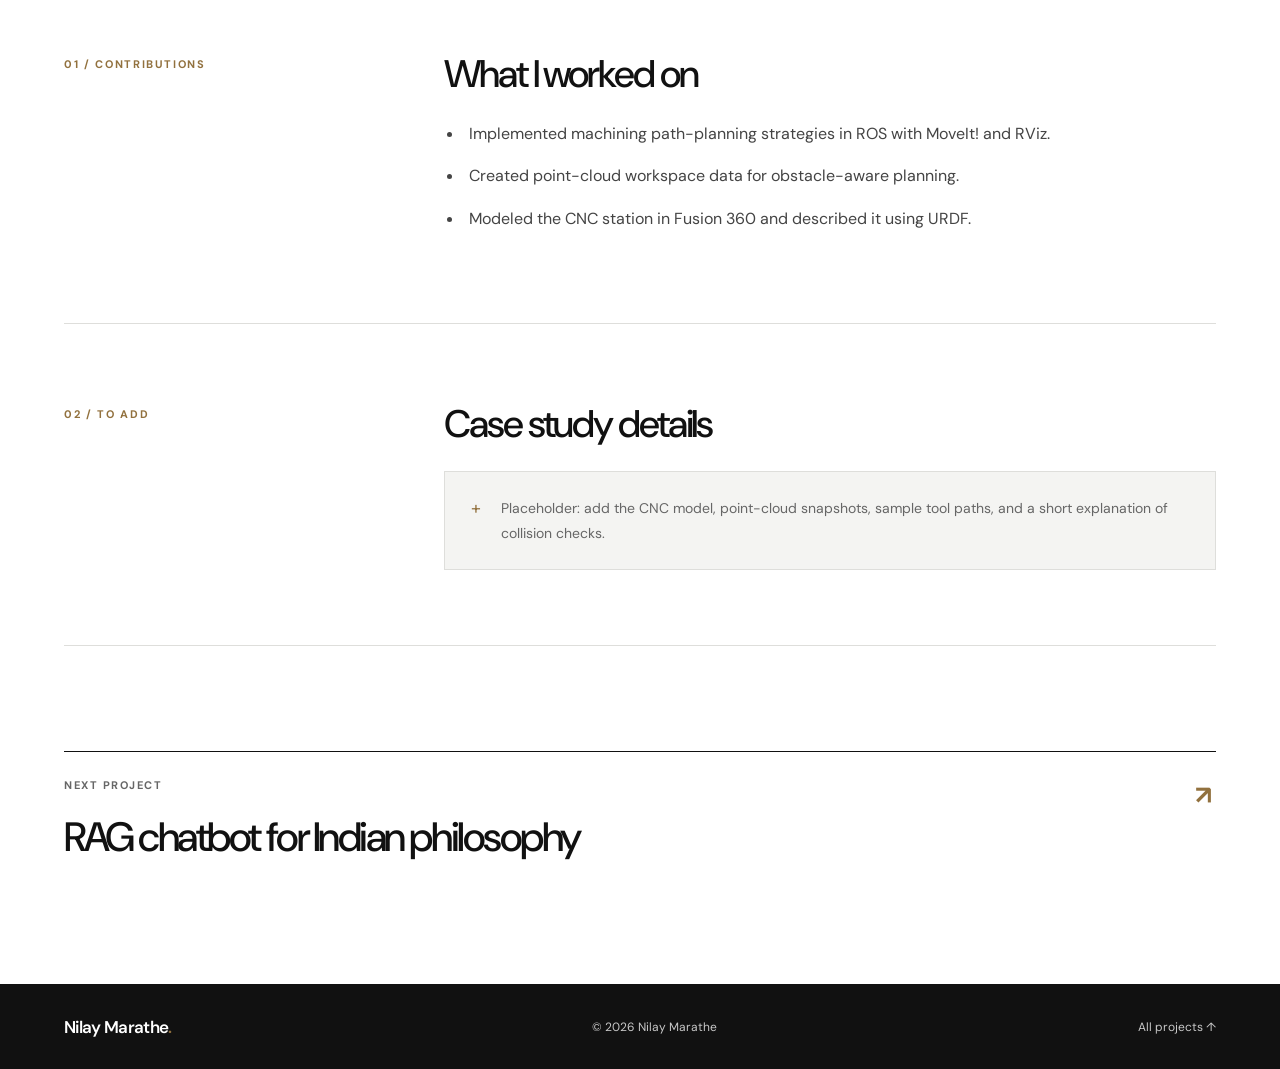
<file: cnc-collision-avoidance.html>
<!doctype html>
<html lang="en"><head><meta charset="utf-8"><meta name="viewport" content="width=device-width, initial-scale=1"><meta name="theme-color" content="#111111"><meta name="description" content="CNC path planning and collision avoidance, a project by Nilay Marathe."><title>CNC path planning & collision avoidance — Nilay Marathe</title><link rel="preconnect" href="https://fonts.googleapis.com"><link rel="preconnect" href="https://fonts.gstatic.com" crossorigin><link href="https://fonts.googleapis.com/css2?family=DM+Sans:wght@400;500;600;700&display=swap" rel="stylesheet"><link rel="stylesheet" href="styles.css"></head>
<body><a class="skip-link" href="#main">Skip to content</a><header class="site-header dark-header"><a class="brand" href="index.html">Nilay Marathe<span class="accent">.</span></a><nav aria-label="Main navigation"><a href="index.html#work">Work</a><a href="index.html#about">About</a><a href="index.html#contact">Contact</a></nav><a class="header-link" href="NilayMarathe_Resume.pdf" target="_blank" rel="noopener">Résumé ↗</a></header>
<main id="main" class="shell"><section class="detail-hero"><div class="breadcrumb"><a href="index.html#work">All projects</a><span aria-hidden="true">/</span><span>05</span></div><div class="detail-heading"><div><span class="eyebrow">COURSE PROJECT / MANUFACTURING</span><h1>CNC path planning & collision avoidance<span class="accent">.</span></h1></div><p>Modeling a CNC workspace and planning machining paths around obstacles.</p></div><div class="project-art detail-visual art-cnc" role="img" aria-label="Placeholder illustration for CNC path planning"><span class="art-number">05 / 06</span><div class="art-geometry" aria-hidden="true"><i></i></div><span class="art-caption">PROJECT IMAGE COMING SOON</span></div></section>
<section class="detail-overview"><dl class="fact-list"><div><dt>Institution</dt><dd>IIT Madras</dd></div><div><dt>Timeline</dt><dd>January – May 2024</dd></div><div><dt>Tools</dt><dd>ROS · MoveIt! · RViz<br>Fusion 360 · SLAM</dd></div></dl><div class="overview-copy"><h2>Overview</h2><p>This project explored path planning and collision avoidance for machining processes in a modeled CNC environment. I developed an interactive 3-DOF CNC station and represented its links, joints, and coordinate frames in URDF.</p><p>Point-cloud data of the workspace was created using SLAM to support collision avoidance with and without obstacles.</p></div></section>
<section class="detail-section"><span class="eyebrow">01 / CONTRIBUTIONS</span><div><h2>What I worked on</h2><ul><li>Implemented machining path-planning strategies in ROS with MoveIt! and RViz.</li><li>Created point-cloud workspace data for obstacle-aware planning.</li><li>Modeled the CNC station in Fusion 360 and described it using URDF.</li></ul></div></section>
<section class="detail-section"><span class="eyebrow">02 / TO ADD</span><div><h2>Case study details</h2><div class="placeholder-note"><span>+</span><p>Placeholder: add the CNC model, point-cloud snapshots, sample tool paths, and a short explanation of collision checks.</p></div></div></section>
<a class="next-project" href="philosophy-rag-chatbot.html"><div><span>Next project</span><strong>RAG chatbot for Indian philosophy</strong></div><span aria-hidden="true">↗</span></a></main>
<footer class="site-footer"><div class="shell"><a class="brand" href="index.html">Nilay Marathe<span class="accent">.</span></a><span>© 2026 Nilay Marathe</span><a href="index.html#work">All projects ↑</a></div></footer></body></html>
</file>
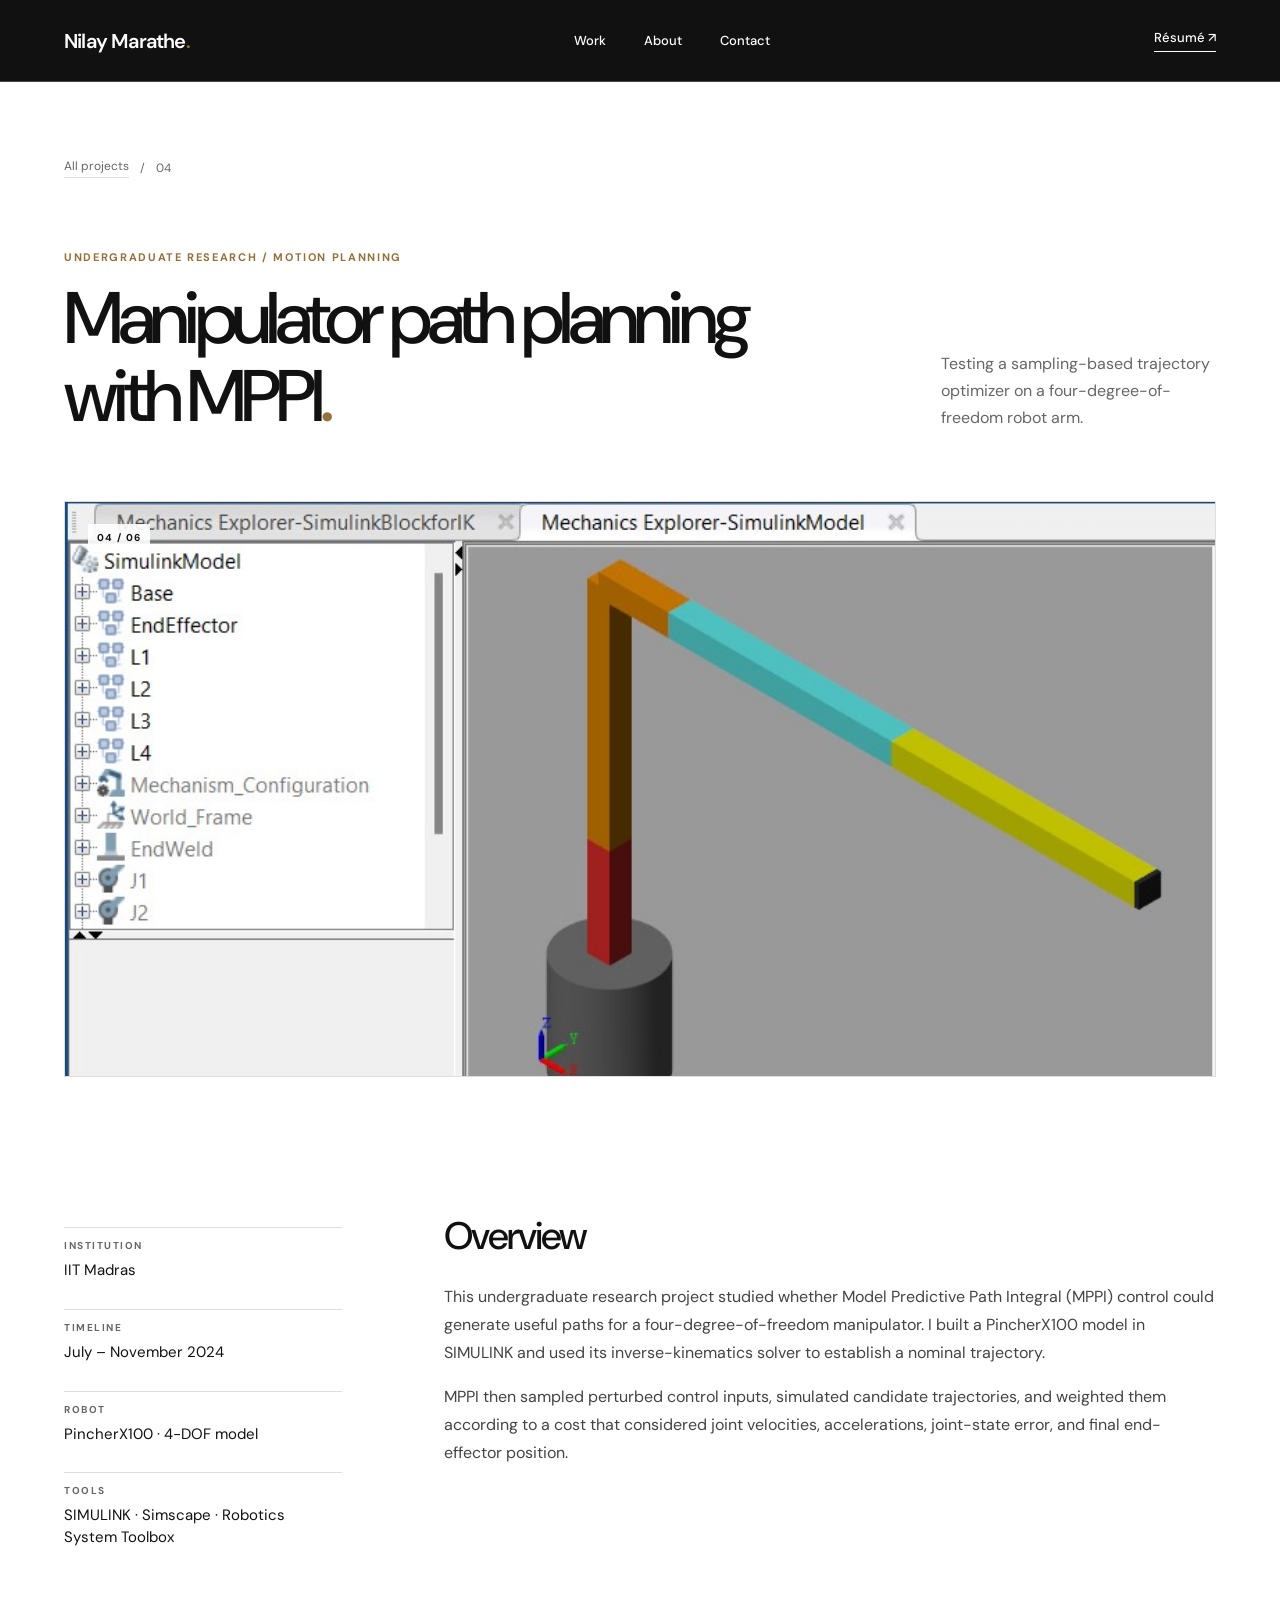
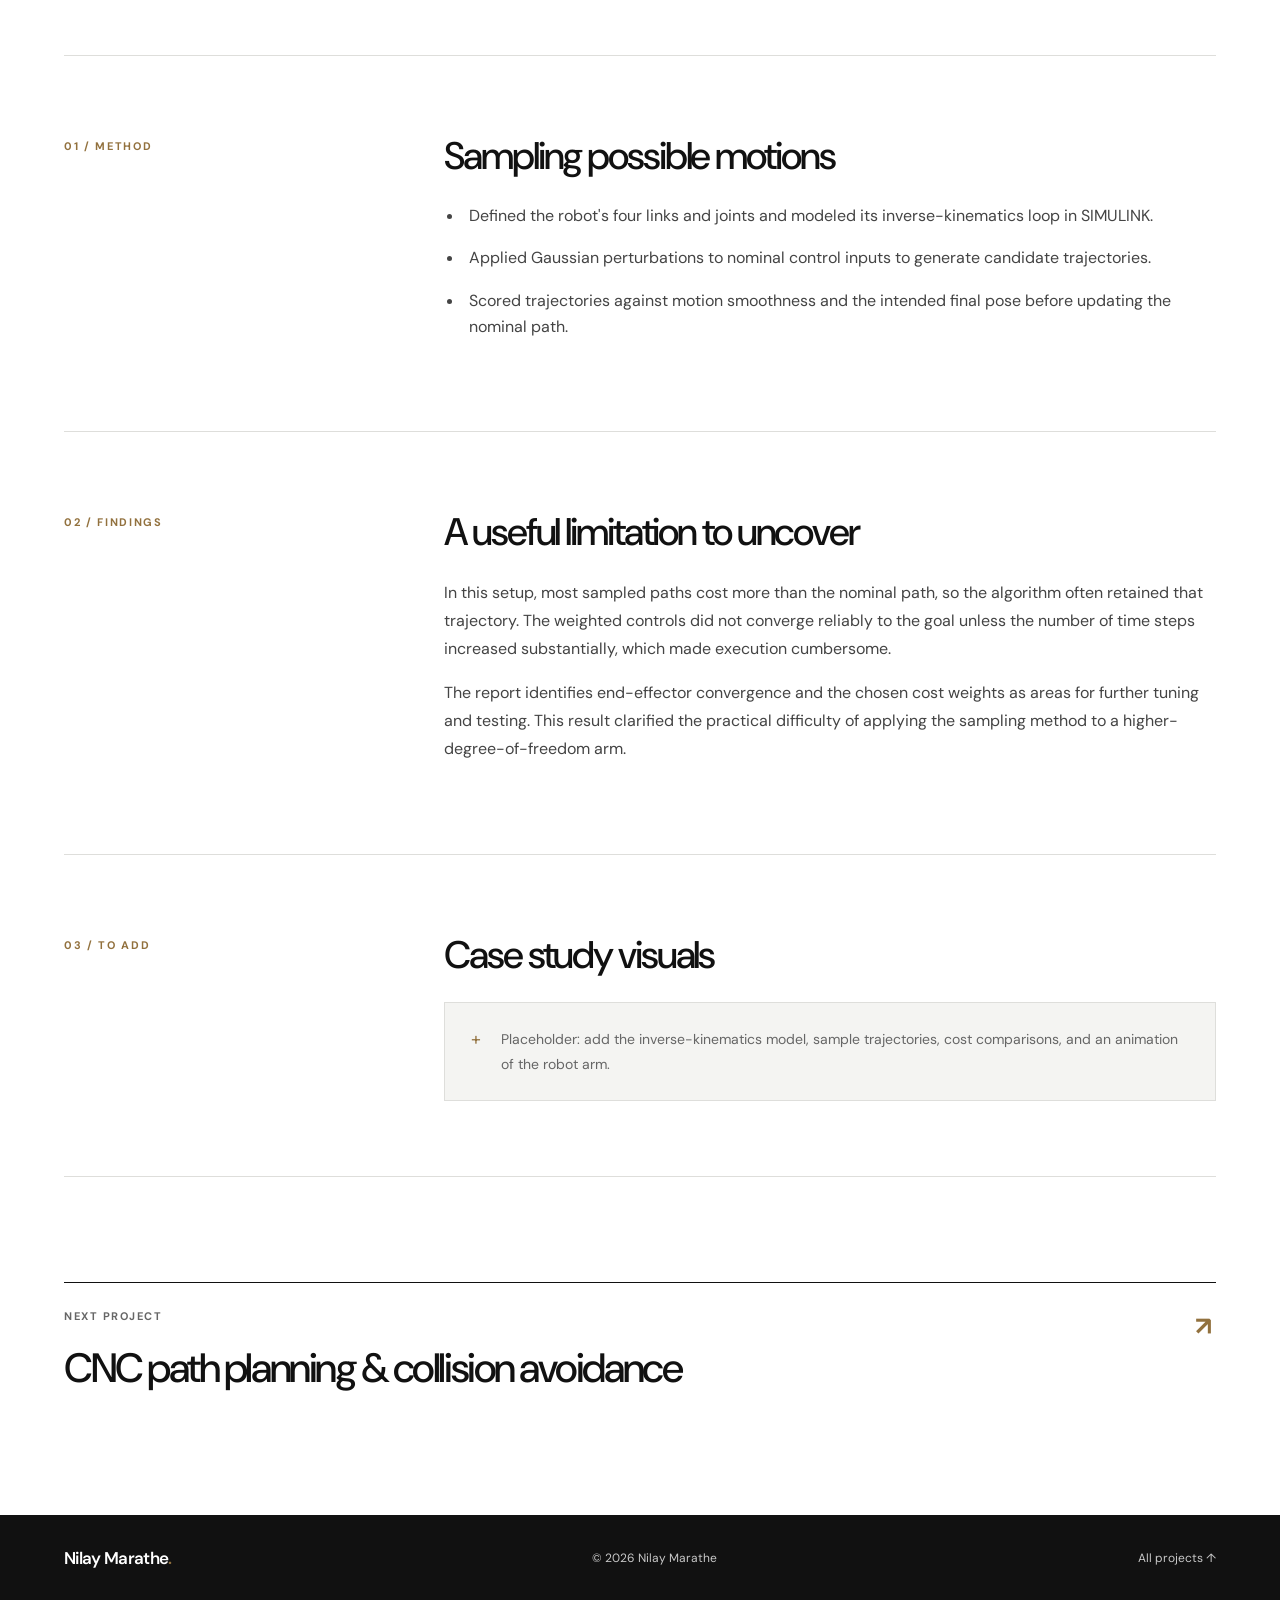
<file: manipulator-path-planning.html>
<!doctype html>
<html lang="en">
<head>
  <meta charset="utf-8">
  <meta name="viewport" content="width=device-width, initial-scale=1">
  <meta name="theme-color" content="#111111">
  <meta name="description" content="Research on MPPI trajectory planning for a four-degree-of-freedom robot manipulator.">
  <title>Manipulator path planning — Nilay Marathe</title>
  <link rel="preconnect" href="https://fonts.googleapis.com">
  <link rel="preconnect" href="https://fonts.gstatic.com" crossorigin>
  <link href="https://fonts.googleapis.com/css2?family=DM+Sans:wght@400;500;600;700&display=swap" rel="stylesheet">
  <link rel="stylesheet" href="styles.css">
</head>
<body>
  <a class="skip-link" href="#main">Skip to content</a>
  <header class="site-header dark-header">
    <a class="brand" href="index.html">Nilay Marathe<span class="accent">.</span></a>
    <nav aria-label="Main navigation"><a href="index.html#work">Work</a><a href="index.html#about">About</a><a href="index.html#contact">Contact</a></nav>
    <a class="header-link" href="NilayMarathe_Resume.pdf" target="_blank" rel="noopener">Résumé ↗</a>
  </header>
  <main id="main" class="shell">
    <section class="detail-hero">
      <div class="breadcrumb"><a href="index.html#work">All projects</a><span aria-hidden="true">/</span><span>04</span></div>
      <div class="detail-heading">
        <div><span class="eyebrow">UNDERGRADUATE RESEARCH / MOTION PLANNING</span><h1>Manipulator path planning with MPPI<span class="accent">.</span></h1></div>
        <p>Testing a sampling-based trajectory optimizer on a four-degree-of-freedom robot arm.</p>
      </div>
      <div class="project-art detail-visual has-image">
        <img src="manipulator-path-planning.png" alt="Simulink Mechanics Explorer model of a four-degree-of-freedom manipulator arm">
        <span class="art-number">04 / 06</span>
      </div>
    </section>
    <section class="detail-overview">
      <dl class="fact-list">
        <div><dt>Institution</dt><dd>IIT Madras</dd></div>
        <div><dt>Timeline</dt><dd>July – November 2024</dd></div>
        <div><dt>Robot</dt><dd>PincherX100 · 4-DOF model</dd></div>
        <div><dt>Tools</dt><dd>SIMULINK · Simscape · Robotics System Toolbox</dd></div>
      </dl>
      <div class="overview-copy">
        <h2>Overview</h2>
        <p>This undergraduate research project studied whether Model Predictive Path Integral (MPPI) control could generate useful paths for a four-degree-of-freedom manipulator. I built a PincherX100 model in SIMULINK and used its inverse-kinematics solver to establish a nominal trajectory.</p>
        <p>MPPI then sampled perturbed control inputs, simulated candidate trajectories, and weighted them according to a cost that considered joint velocities, accelerations, joint-state error, and final end-effector position.</p>
      </div>
    </section>
    <section class="detail-section">
      <span class="eyebrow">01 / METHOD</span>
      <div>
        <h2>Sampling possible motions</h2>
        <ul>
          <li>Defined the robot's four links and joints and modeled its inverse-kinematics loop in SIMULINK.</li>
          <li>Applied Gaussian perturbations to nominal control inputs to generate candidate trajectories.</li>
          <li>Scored trajectories against motion smoothness and the intended final pose before updating the nominal path.</li>
        </ul>
      </div>
    </section>
    <section class="detail-section">
      <span class="eyebrow">02 / FINDINGS</span>
      <div>
        <h2>A useful limitation to uncover</h2>
        <p>In this setup, most sampled paths cost more than the nominal path, so the algorithm often retained that trajectory. The weighted controls did not converge reliably to the goal unless the number of time steps increased substantially, which made execution cumbersome.</p>
        <p>The report identifies end-effector convergence and the chosen cost weights as areas for further tuning and testing. This result clarified the practical difficulty of applying the sampling method to a higher-degree-of-freedom arm.</p>
      </div>
    </section>
    <section class="detail-section">
      <span class="eyebrow">03 / TO ADD</span>
      <div><h2>Case study visuals</h2><div class="placeholder-note"><span>+</span><p>Placeholder: add the inverse-kinematics model, sample trajectories, cost comparisons, and an animation of the robot arm.</p></div></div>
    </section>
    <a class="next-project" href="cnc-collision-avoidance.html"><div><span>Next project</span><strong>CNC path planning & collision avoidance</strong></div><span aria-hidden="true">↗</span></a>
  </main>
  <footer class="site-footer"><div class="shell"><a class="brand" href="index.html">Nilay Marathe<span class="accent">.</span></a><span>© 2026 Nilay Marathe</span><a href="index.html#work">All projects ↑</a></div></footer>
</body>
</html>
</file>
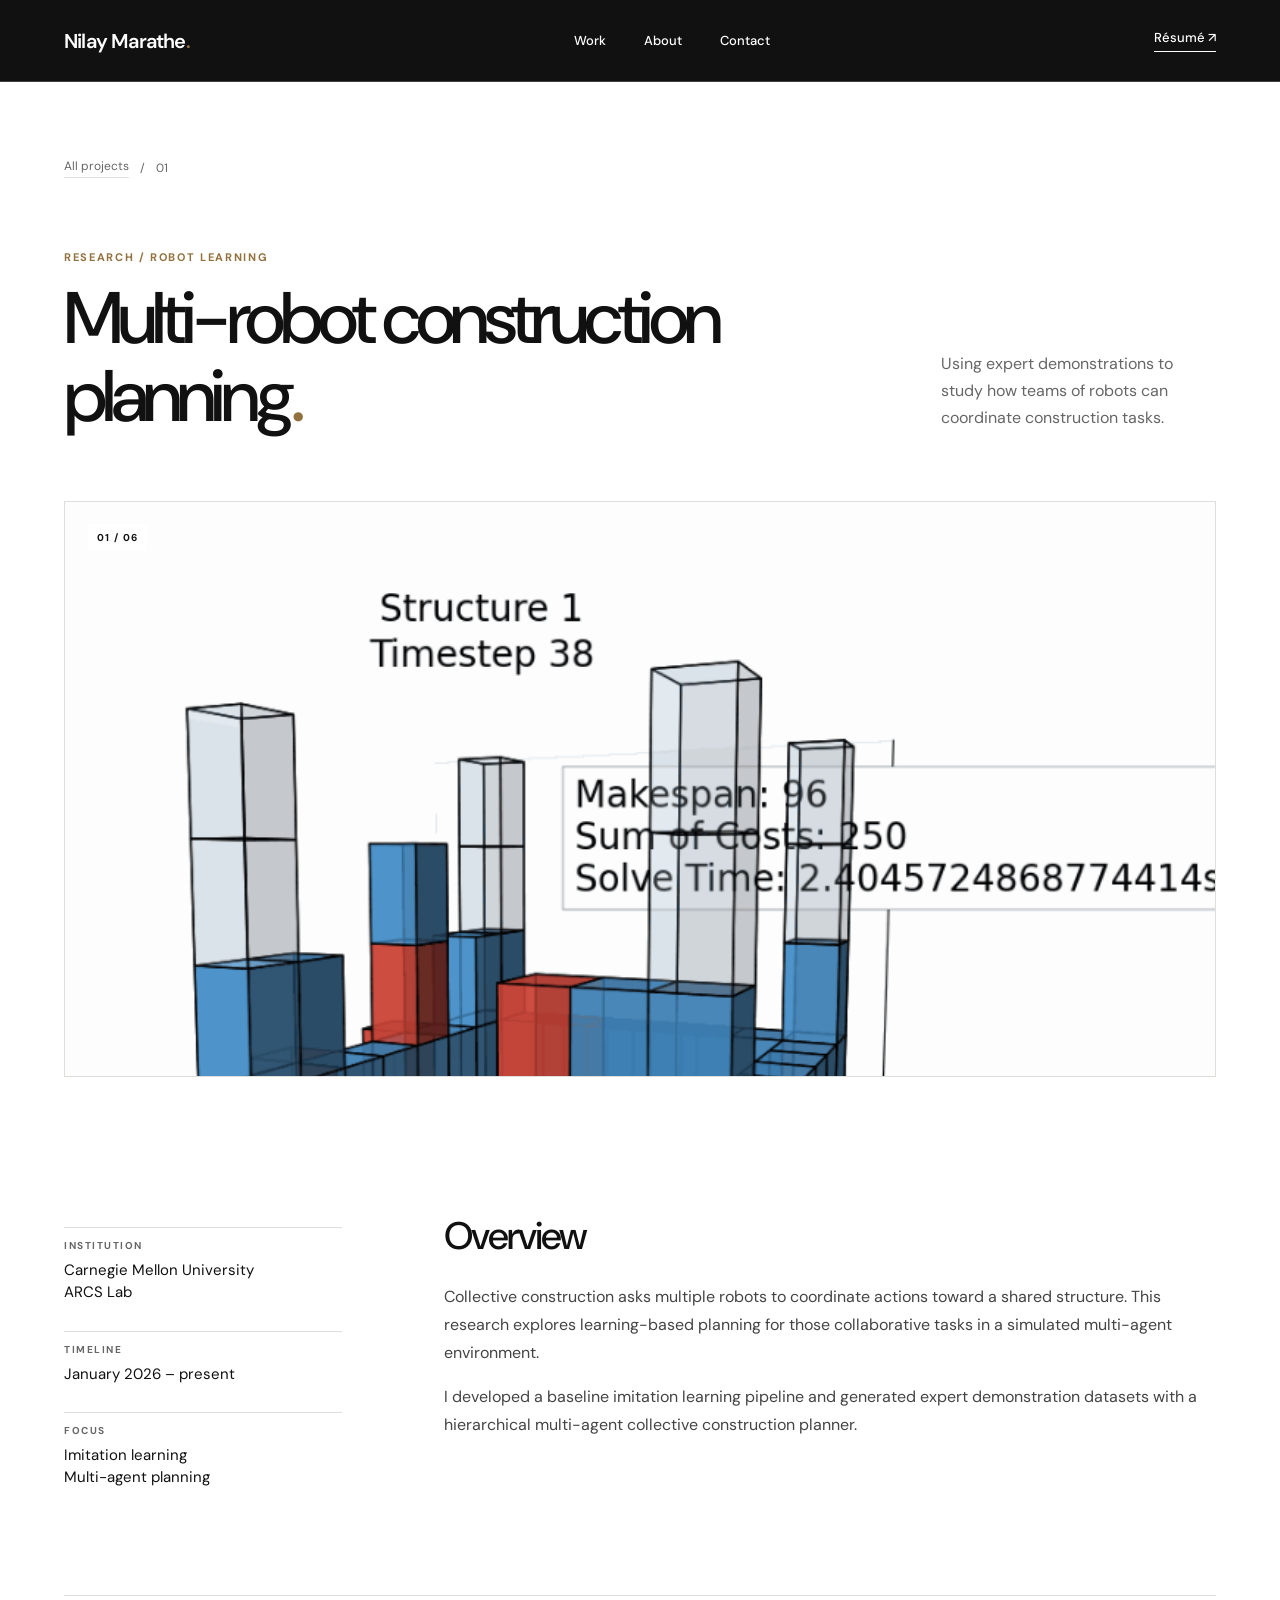
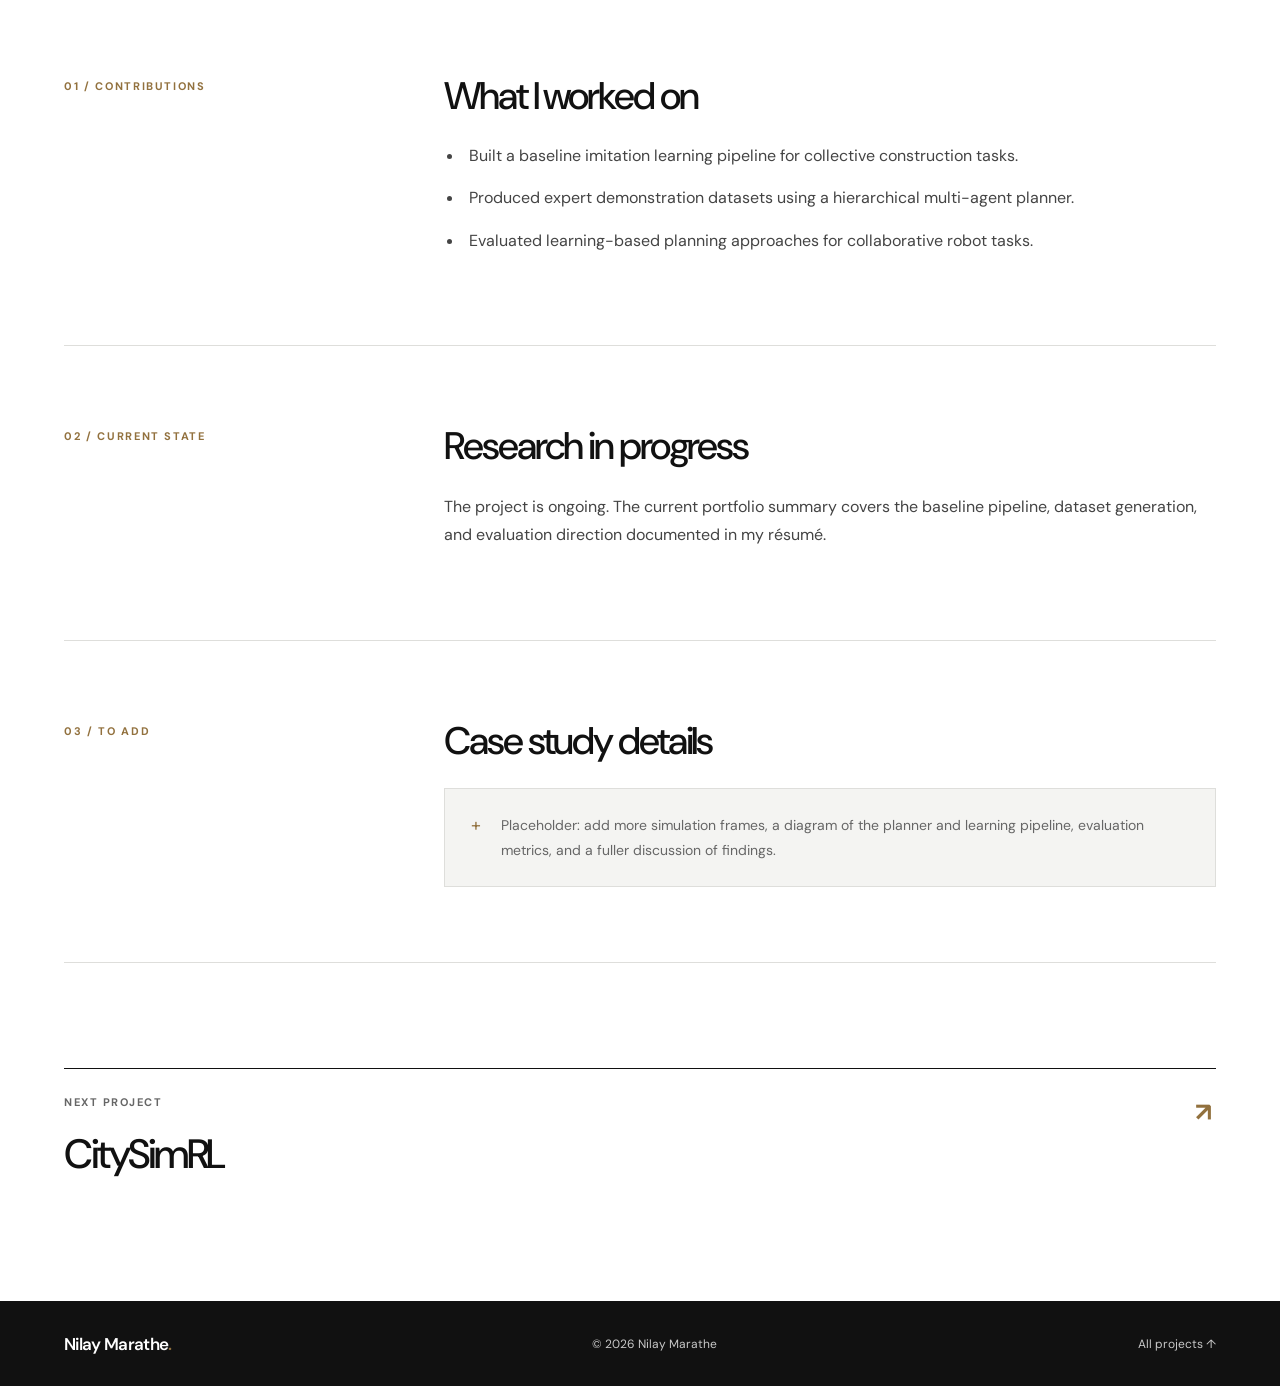
<file: multi-robot-construction.html>
<!doctype html>
<html lang="en"><head><meta charset="utf-8"><meta name="viewport" content="width=device-width, initial-scale=1"><meta name="theme-color" content="#111111"><meta name="description" content="Multi-robot construction planning using imitation learning, a research project by Nilay Marathe."><title>Multi-robot construction planning — Nilay Marathe</title><link rel="preconnect" href="https://fonts.googleapis.com"><link rel="preconnect" href="https://fonts.gstatic.com" crossorigin><link href="https://fonts.googleapis.com/css2?family=DM+Sans:wght@400;500;600;700&display=swap" rel="stylesheet"><link rel="stylesheet" href="styles.css"></head>
<body><a class="skip-link" href="#main">Skip to content</a><header class="site-header dark-header"><a class="brand" href="index.html">Nilay Marathe<span class="accent">.</span></a><nav aria-label="Main navigation"><a href="index.html#work">Work</a><a href="index.html#about">About</a><a href="index.html#contact">Contact</a></nav><a class="header-link" href="NilayMarathe_Resume.pdf" target="_blank" rel="noopener">Résumé ↗</a></header>
<main id="main" class="shell"><section class="detail-hero"><div class="breadcrumb"><a href="index.html#work">All projects</a><span aria-hidden="true">/</span><span>01</span></div><div class="detail-heading"><div><span class="eyebrow">RESEARCH / ROBOT LEARNING</span><h1>Multi-robot construction planning<span class="accent">.</span></h1></div><p>Using expert demonstrations to study how teams of robots can coordinate construction tasks.</p></div><div class="project-art detail-visual has-image"><img src="construction-planning.png" alt="Simulation of a multi-robot construction structure at timestep 38"><span class="art-number">01 / 06</span></div></section>
<section class="detail-overview"><dl class="fact-list"><div><dt>Institution</dt><dd>Carnegie Mellon University<br>ARCS Lab</dd></div><div><dt>Timeline</dt><dd>January 2026 – present</dd></div><div><dt>Focus</dt><dd>Imitation learning<br>Multi-agent planning</dd></div></dl><div class="overview-copy"><h2>Overview</h2><p>Collective construction asks multiple robots to coordinate actions toward a shared structure. This research explores learning-based planning for those collaborative tasks in a simulated multi-agent environment.</p><p>I developed a baseline imitation learning pipeline and generated expert demonstration datasets with a hierarchical multi-agent collective construction planner.</p></div></section>
<section class="detail-section"><span class="eyebrow">01 / CONTRIBUTIONS</span><div><h2>What I worked on</h2><ul><li>Built a baseline imitation learning pipeline for collective construction tasks.</li><li>Produced expert demonstration datasets using a hierarchical multi-agent planner.</li><li>Evaluated learning-based planning approaches for collaborative robot tasks.</li></ul></div></section>
<section class="detail-section"><span class="eyebrow">02 / CURRENT STATE</span><div><h2>Research in progress</h2><p>The project is ongoing. The current portfolio summary covers the baseline pipeline, dataset generation, and evaluation direction documented in my résumé.</p></div></section>
<section class="detail-section"><span class="eyebrow">03 / TO ADD</span><div><h2>Case study details</h2><div class="placeholder-note"><span>+</span><p>Placeholder: add more simulation frames, a diagram of the planner and learning pipeline, evaluation metrics, and a fuller discussion of findings.</p></div></div></section>
<a class="next-project" href="citysimrl.html"><div><span>Next project</span><strong>CitySimRL</strong></div><span aria-hidden="true">↗</span></a></main>
<footer class="site-footer"><div class="shell"><a class="brand" href="index.html">Nilay Marathe<span class="accent">.</span></a><span>© 2026 Nilay Marathe</span><a href="index.html#work">All projects ↑</a></div></footer></body></html>
</file>
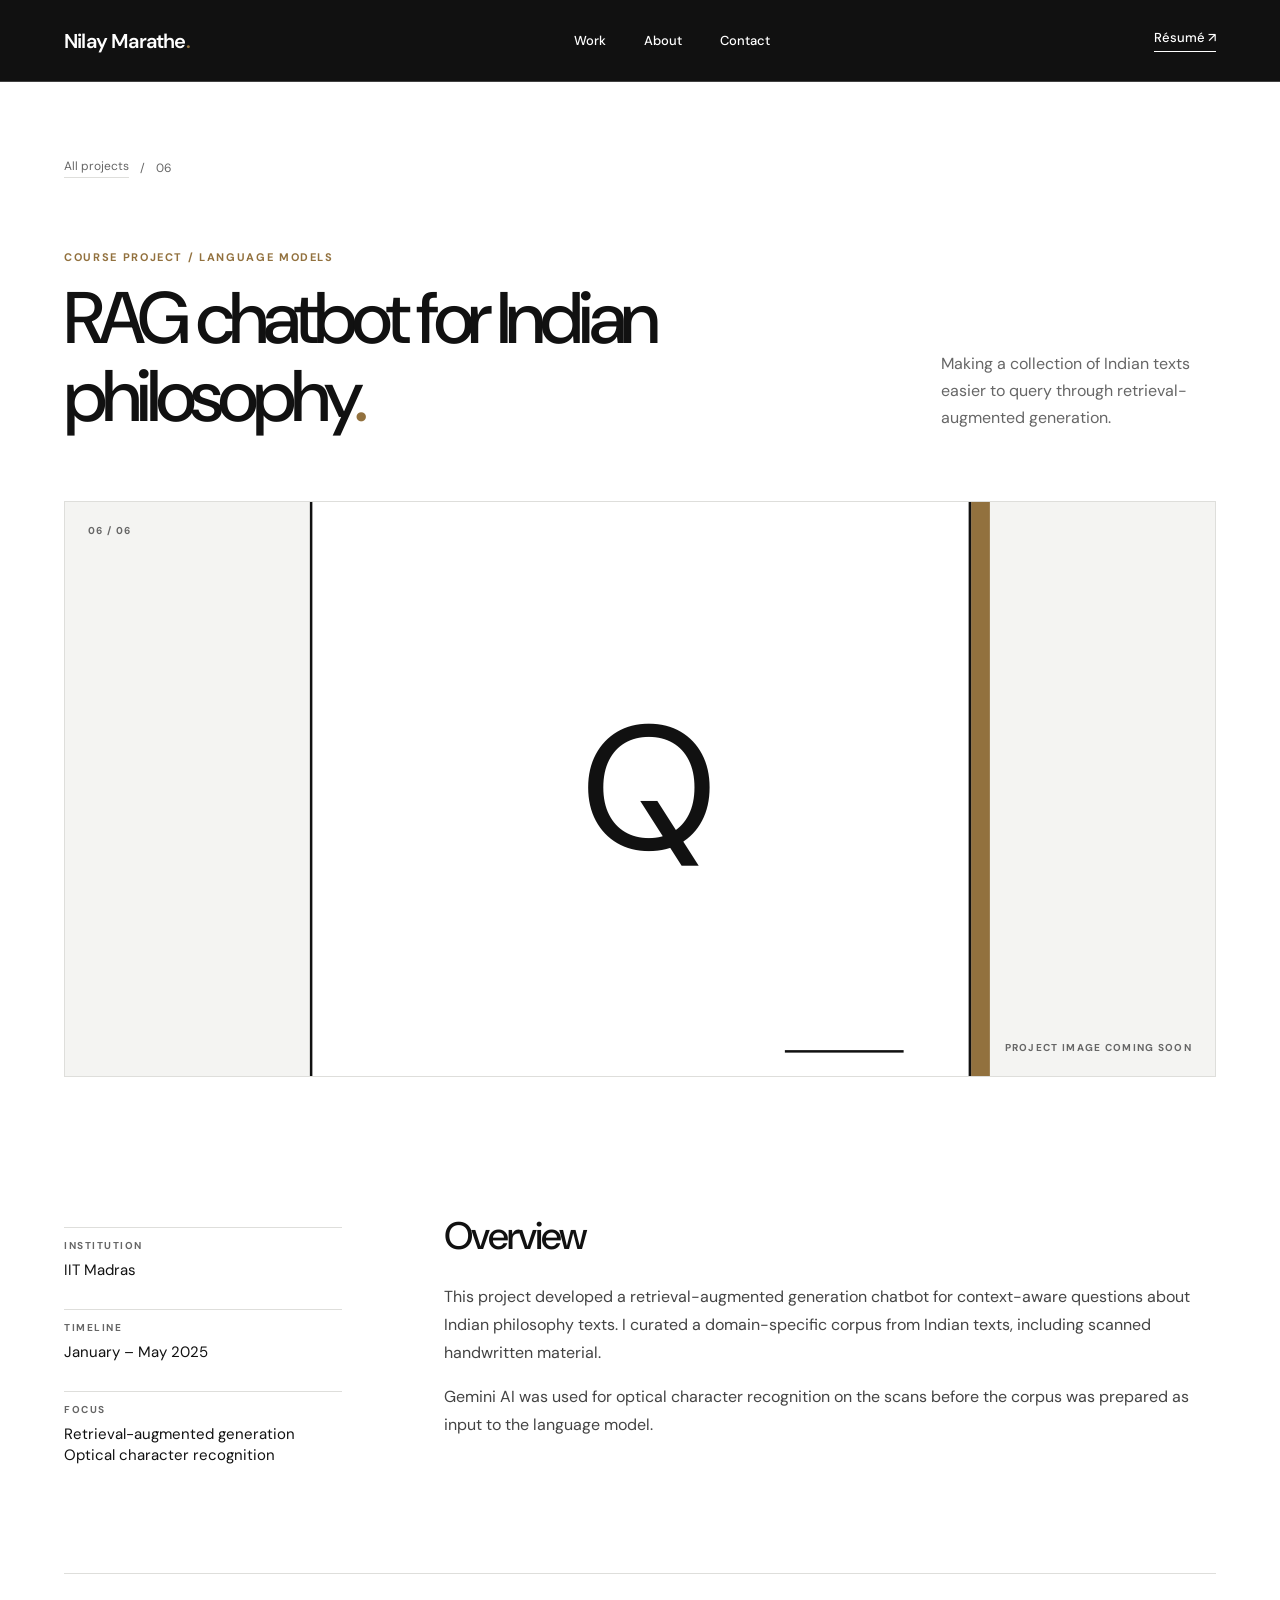
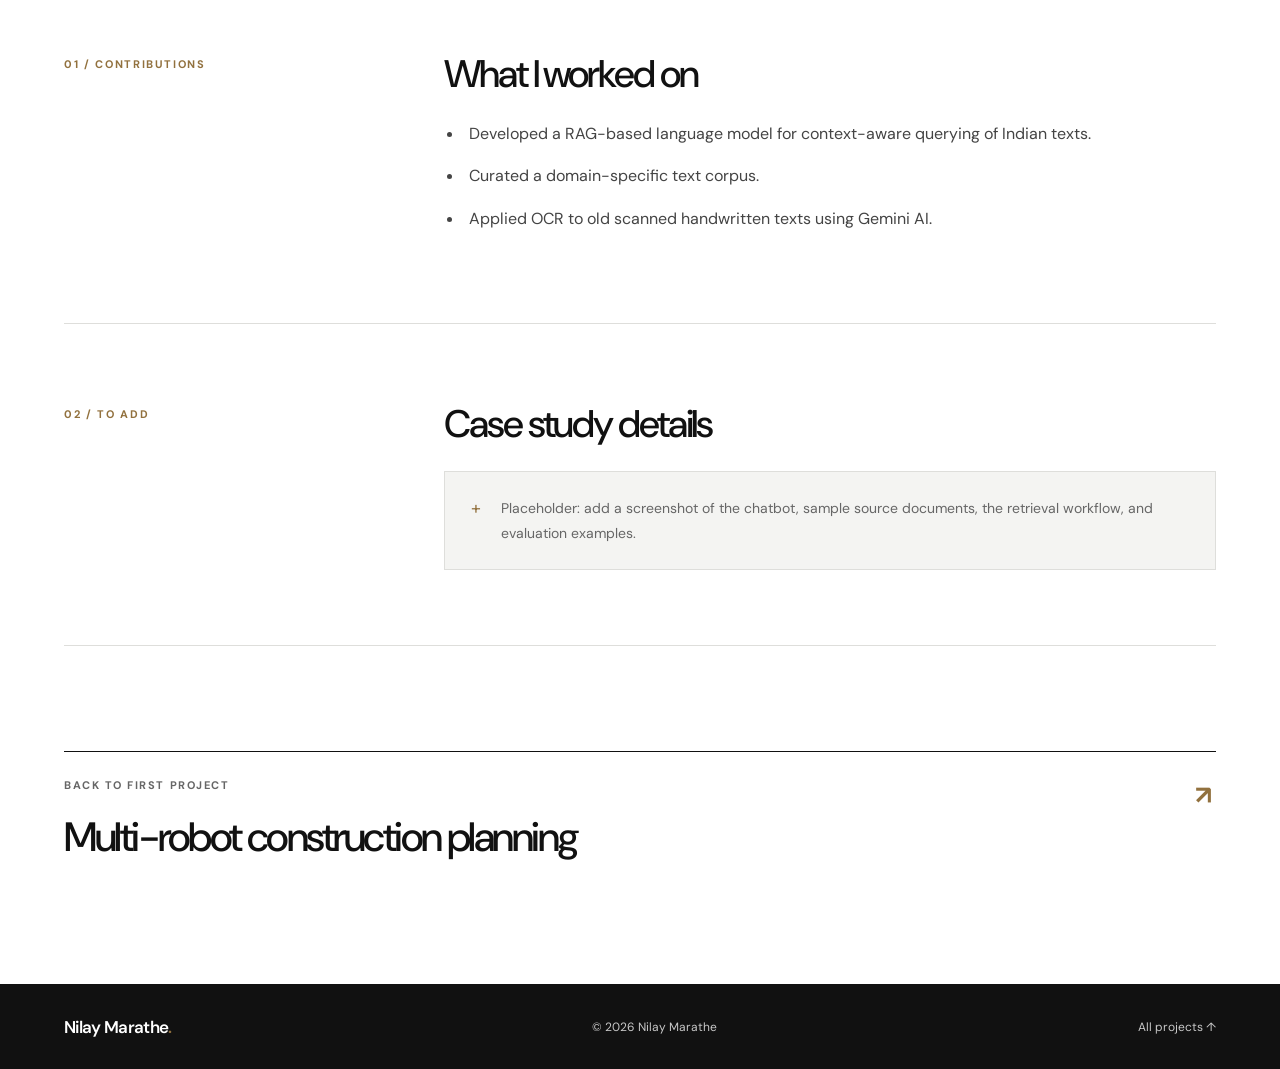
<file: philosophy-rag-chatbot.html>
<!doctype html>
<html lang="en"><head><meta charset="utf-8"><meta name="viewport" content="width=device-width, initial-scale=1"><meta name="theme-color" content="#111111"><meta name="description" content="A retrieval-augmented chatbot for Indian philosophy texts, a project by Nilay Marathe."><title>RAG chatbot for Indian philosophy — Nilay Marathe</title><link rel="preconnect" href="https://fonts.googleapis.com"><link rel="preconnect" href="https://fonts.gstatic.com" crossorigin><link href="https://fonts.googleapis.com/css2?family=DM+Sans:wght@400;500;600;700&display=swap" rel="stylesheet"><link rel="stylesheet" href="styles.css"></head>
<body><a class="skip-link" href="#main">Skip to content</a><header class="site-header dark-header"><a class="brand" href="index.html">Nilay Marathe<span class="accent">.</span></a><nav aria-label="Main navigation"><a href="index.html#work">Work</a><a href="index.html#about">About</a><a href="index.html#contact">Contact</a></nav><a class="header-link" href="NilayMarathe_Resume.pdf" target="_blank" rel="noopener">Résumé ↗</a></header>
<main id="main" class="shell"><section class="detail-hero"><div class="breadcrumb"><a href="index.html#work">All projects</a><span aria-hidden="true">/</span><span>06</span></div><div class="detail-heading"><div><span class="eyebrow">COURSE PROJECT / LANGUAGE MODELS</span><h1>RAG chatbot for Indian philosophy<span class="accent">.</span></h1></div><p>Making a collection of Indian texts easier to query through retrieval-augmented generation.</p></div><div class="project-art detail-visual art-philosophy" role="img" aria-label="Placeholder illustration for Indian philosophy chatbot"><span class="art-number">06 / 06</span><div class="art-geometry" aria-hidden="true"><i></i></div><span class="art-caption">PROJECT IMAGE COMING SOON</span></div></section>
<section class="detail-overview"><dl class="fact-list"><div><dt>Institution</dt><dd>IIT Madras</dd></div><div><dt>Timeline</dt><dd>January – May 2025</dd></div><div><dt>Focus</dt><dd>Retrieval-augmented generation<br>Optical character recognition</dd></div></dl><div class="overview-copy"><h2>Overview</h2><p>This project developed a retrieval-augmented generation chatbot for context-aware questions about Indian philosophy texts. I curated a domain-specific corpus from Indian texts, including scanned handwritten material.</p><p>Gemini AI was used for optical character recognition on the scans before the corpus was prepared as input to the language model.</p></div></section>
<section class="detail-section"><span class="eyebrow">01 / CONTRIBUTIONS</span><div><h2>What I worked on</h2><ul><li>Developed a RAG-based language model for context-aware querying of Indian texts.</li><li>Curated a domain-specific text corpus.</li><li>Applied OCR to old scanned handwritten texts using Gemini AI.</li></ul></div></section>
<section class="detail-section"><span class="eyebrow">02 / TO ADD</span><div><h2>Case study details</h2><div class="placeholder-note"><span>+</span><p>Placeholder: add a screenshot of the chatbot, sample source documents, the retrieval workflow, and evaluation examples.</p></div></div></section>
<a class="next-project" href="multi-robot-construction.html"><div><span>Back to first project</span><strong>Multi-robot construction planning</strong></div><span aria-hidden="true">↗</span></a></main>
<footer class="site-footer"><div class="shell"><a class="brand" href="index.html">Nilay Marathe<span class="accent">.</span></a><span>© 2026 Nilay Marathe</span><a href="index.html#work">All projects ↑</a></div></footer></body></html>
</file>
<file: styles.css>
:root {
  --black: #111111;
  --white: #ffffff;
  --gold: #92713e;
  --light: #f4f4f2;
  --mid: #dededb;
  --muted: #666666;
}
* { box-sizing: border-box; }
html { scroll-behavior: smooth; }
body { margin: 0; background: var(--white); color: var(--black); font-family: "DM Sans", Arial, sans-serif; }
a { color: inherit; text-decoration: none; }
a:focus-visible { outline: 2px solid var(--gold); outline-offset: 5px; }
::selection { background: var(--gold); color: var(--white); }
.shell { width: min(100%, 1380px); margin-inline: auto; padding-inline: clamp(24px, 5vw, 76px); }
.skip-link { position: absolute; top: -100px; left: 20px; z-index: 20; padding: 12px 18px; background: var(--white); }
.skip-link:focus { top: 12px; }
.accent { color: var(--gold); }
.eyebrow { display: block; color: var(--gold); font-size: 11px; font-weight: 700; letter-spacing: .15em; text-transform: uppercase; }
.dark-section, .dark-header { background: var(--black); color: var(--white); }
.site-header { display: flex; align-items: center; justify-content: space-between; gap: 40px; min-height: 82px; padding-inline: clamp(24px, 5vw, 76px); border-bottom: 1px solid rgba(255,255,255,.2); }
.brand { font-size: 20px; font-weight: 600; letter-spacing: -.04em; white-space: nowrap; }
.site-header nav { display: flex; gap: clamp(18px, 3vw, 40px); }
.site-header nav a, .header-link { font-size: 13px; font-weight: 500; transition: color .2s ease; }
.site-header nav a:hover, .header-link:hover, .site-footer a:hover { color: var(--gold); }
.header-link { border-bottom: 1px solid currentColor; padding-bottom: 5px; white-space: nowrap; }
.header-link span { margin-left: 12px; }
.under-link { display: inline-flex; justify-content: space-between; gap: 40px; border-bottom: 1px solid var(--black); padding-bottom: 9px; font-size: 14px; font-weight: 600; transition: color .2s ease; }
.under-link:hover { color: var(--gold); }
.light-link { border-color: rgba(255,255,255,.65); }

.hero { min-height: 655px; }
.hero-inner { min-height: inherit; display: flex; flex-direction: column; }
.hero-kicker { display: flex; justify-content: space-between; gap: 20px; padding-top: 33px; }
.hero-content { display: grid; grid-template-columns: 1.35fr .65fr; gap: 8vw; align-items: end; flex: 1; padding-block: 90px 110px; }
.hero h1 { margin: 0; font-size: clamp(62px, 6.7vw, 101px); font-weight: 500; letter-spacing: -.07em; line-height: 1.08; }
.hero-side { max-width: 345px; padding-bottom: 5px; }
.hero-side p { margin: 0 0 32px; color: #d9d9d9; font-size: 17px; line-height: 1.7; }
.hero-bottom { display: flex; justify-content: space-between; gap: 20px; border-top: 1px solid rgba(255,255,255,.38); padding-block: 17px 25px; color: #bbb; font-size: 10px; font-weight: 600; letter-spacing: .14em; }

.work-section { padding-block: 125px 130px; }
.section-head { display: grid; grid-template-columns: 1fr minmax(240px, .45fr); align-items: end; gap: 6vw; margin-bottom: 52px; }
.section-head h2, .additional-work h2, .about-grid h2, .contact-section h2 { margin: 22px 0 0; font-size: clamp(43px, 4.5vw, 67px); font-weight: 500; letter-spacing: -.065em; line-height: 1.08; }
.section-head p { max-width: 380px; margin: 0 0 7px; color: var(--muted); font-size: 15px; line-height: 1.7; }
.project-grid { display: grid; grid-template-columns: repeat(2, minmax(0, 1fr)); gap: 64px 32px; }
.project-card { min-width: 0; }
.project-card a { display: block; }
.project-art { position: relative; display: grid; place-items: center; height: clamp(290px, 28vw, 390px); overflow: hidden; background: var(--light); border: 1px solid var(--mid); transition: background .25s ease; }
.project-card a:hover .project-art { background: #ececea; }
.project-art.has-image { background: var(--light); }
.project-art.has-image img { display: block; width: 100%; height: 100%; object-fit: contain; }
.project-art.has-image .art-number { padding: 7px 9px; background: rgba(255,255,255,.9); color: var(--black); }
.art-number, .art-caption { position: absolute; z-index: 2; color: var(--muted); font-size: 10px; font-weight: 700; letter-spacing: .13em; }
.art-number { top: 22px; left: 23px; }
.art-caption { right: 23px; bottom: 22px; }
.art-geometry { position: relative; width: 45%; aspect-ratio: 1; }
.art-geometry i { display: block; position: absolute; }
.art-construction .art-geometry { display: grid; grid-template-columns: repeat(2, 1fr); gap: 10px; width: 38%; aspect-ratio: 1; transform: rotate(-18deg); }
.art-construction .art-geometry i { position: static; border: 2px solid var(--black); background: var(--white); box-shadow: 10px 12px 0 var(--gold); }
.art-construction .art-geometry i:nth-child(2) { transform: translateY(-16px); }
.art-construction .art-geometry i:nth-child(3) { transform: translateX(16px); }
.art-disassembly .art-geometry { display: grid; grid-template-columns: repeat(3, 1fr); gap: 4px; width: 47%; aspect-ratio: 1.25; padding: 10px; transform: rotate(-10deg); border: 7px solid var(--black); background: var(--gold); box-shadow: 14px 16px 0 #bdbdba; }
.art-disassembly .art-geometry i { position: static; border: 1px solid var(--black); background: var(--white); }
.art-city .art-geometry { width: 47%; border: 2px solid var(--black); border-radius: 50%; }
.art-city .art-geometry::before, .art-city .art-geometry::after { content: ""; position: absolute; top: 50%; left: -35%; width: 170%; height: 19%; transform: rotate(-32deg); border: 2px solid var(--black); background: var(--white); }
.art-city .art-geometry::after { transform: rotate(55deg); }
.art-city .art-geometry i:first-child { z-index: 1; inset: 29%; border: 12px solid var(--gold); border-radius: 50%; background: var(--white); }
.art-city .art-geometry i:nth-child(2), .art-city .art-geometry i:nth-child(3) { z-index: 2; width: 12px; height: 23px; background: var(--black); }
.art-city .art-geometry i:nth-child(2) { top: 10%; left: 20%; transform: rotate(-30deg); }
.art-city .art-geometry i:nth-child(3) { right: 10%; bottom: 16%; transform: rotate(54deg); }
.art-manipulator .art-geometry { width: 50%; height: 43%; aspect-ratio: auto; border-bottom: 3px solid var(--black); }
.art-manipulator .art-geometry::before { content: ""; position: absolute; left: 20%; bottom: 0; width: 45%; height: 8px; background: var(--black); transform-origin: left; transform: rotate(-35deg); }
.art-manipulator .art-geometry::after { content: ""; position: absolute; left: 53%; top: 39%; width: 45%; height: 8px; background: var(--gold); transform-origin: left; transform: rotate(22deg); }
.art-manipulator .art-geometry i { width: 22px; height: 22px; border-radius: 50%; background: var(--black); }
.art-manipulator .art-geometry i:first-child { left: 18%; bottom: -10px; }
.art-manipulator .art-geometry i:nth-child(2) { left: 51%; top: 37%; }
.art-manipulator .art-geometry i:nth-child(3) { right: 0; top: 50%; background: var(--gold); }
.art-cnc .art-geometry { width: 48%; border: 3px solid var(--black); }
.art-cnc .art-geometry::before { content: ""; position: absolute; top: 18%; left: 14%; width: 72%; height: 64%; border: 2px dashed var(--gold); }
.art-cnc .art-geometry::after { content: ""; position: absolute; top: -15%; left: 48%; width: 4px; height: 70%; background: var(--black); }
.art-cnc .art-geometry i { top: 47%; left: 40%; width: 20%; height: 20%; border: 3px solid var(--black); background: var(--gold); }
.art-philosophy .art-geometry { display: grid; place-items: center; width: 46%; border: 2px solid var(--black); background: var(--white); box-shadow: 15px 15px 0 var(--gold); }
.art-philosophy .art-geometry::before { content: "Q"; font-size: clamp(80px, 11vw, 150px); font-weight: 400; letter-spacing: -.1em; line-height: 1; }
.art-philosophy .art-geometry i { right: 10%; bottom: 10%; width: 18%; height: 2px; background: var(--black); }
.card-meta { display: flex; justify-content: space-between; gap: 15px; margin-top: 23px; color: var(--muted); font-size: 10px; font-weight: 700; letter-spacing: .11em; }
.project-card h3 { display: flex; justify-content: space-between; align-items: baseline; gap: 12px; margin: 14px 0 9px; font-size: clamp(23px, 2.25vw, 33px); font-weight: 500; letter-spacing: -.055em; line-height: 1.18; }
.project-card h3 span { flex: none; color: var(--gold); font-size: 20px; }
.project-card p { max-width: 550px; margin: 0; color: var(--muted); font-size: 14px; line-height: 1.65; }
.card-tags { display: flex; flex-wrap: wrap; gap: 8px; margin-top: 20px; }
.card-tags span { border: 1px solid var(--mid); border-radius: 20px; padding: 6px 10px; color: var(--muted); font-size: 10px; }
.additional-work { display: grid; grid-template-columns: .8fr 1.2fr; gap: 7vw; margin-top: 120px; border-top: 1px solid var(--black); padding-top: 38px; }
.additional-work h2 { font-size: clamp(37px, 3.6vw, 55px); }
.project-list a { display: grid; grid-template-columns: 32px 1fr auto; gap: 16px; align-items: baseline; border-bottom: 1px solid var(--mid); padding: 19px 0; transition: color .2s ease; }
.project-list a:first-child { padding-top: 0; }
.project-list a:hover { color: var(--gold); }
.project-list span { color: var(--muted); font-size: 10px; font-weight: 700; letter-spacing: .1em; }
.project-list strong { font-size: 15px; font-weight: 500; }

.about-grid { display: grid; grid-template-columns: 1fr 1fr; gap: 8vw; padding-block: 125px 135px; }
.about-grid h2 { max-width: 600px; margin-top: 25px; font-size: clamp(45px, 5vw, 75px); }
.about-grid > div:last-child { padding-top: 45px; }
.about-grid p { max-width: 550px; color: #c9c9c9; font-size: 15px; line-height: 1.72; }
.about-grid .about-lead { margin-top: 0; color: var(--white); font-size: 22px; font-weight: 500; line-height: 1.42; letter-spacing: -.03em; }
.about-links { display: flex; flex-wrap: wrap; gap: 32px; margin-top: 34px; }
.contact-section { padding-block: 120px 130px; }
.contact-section h2 { max-width: 850px; margin: 30px 0 60px; font-size: clamp(48px, 5.5vw, 82px); }
.contact-row { display: flex; align-items: end; justify-content: space-between; gap: 30px; border-top: 1px solid var(--black); padding-top: 25px; }
.contact-row p { max-width: 480px; margin: 0; color: var(--muted); font-size: 16px; line-height: 1.6; }
.site-footer { background: var(--black); color: #c8c8c8; }
.site-footer > .shell { display: flex; align-items: center; justify-content: space-between; gap: 20px; min-height: 85px; font-size: 12px; }
.site-footer .brand { color: var(--white); font-size: 17px; }
.site-footer a { transition: color .2s ease; }

/* Individual project pages */
.detail-hero { padding-block: 72px 70px; }
.breadcrumb { display: inline-flex; align-items: center; gap: 11px; color: var(--muted); font-size: 12px; }
.breadcrumb a { border-bottom: 1px solid var(--mid); padding-bottom: 3px; }
.breadcrumb a:hover { color: var(--gold); }
.detail-heading { display: grid; grid-template-columns: 1fr minmax(230px, .35fr); align-items: end; gap: 7vw; margin-top: 72px; }
.detail-heading h1 { max-width: 850px; margin: 16px 0 0; font-size: clamp(51px, 5.7vw, 84px); font-weight: 500; letter-spacing: -.07em; line-height: 1.07; }
.detail-heading > p { max-width: 340px; margin: 0 0 5px; color: var(--muted); font-size: 16px; line-height: 1.7; }
.detail-visual { height: clamp(360px, 45vw, 600px); margin-top: 65px; }
.detail-visual .art-geometry { transform: scale(1.25); }
.detail-overview { display: grid; grid-template-columns: minmax(220px, .36fr) 1fr; gap: 8vw; border-bottom: 1px solid var(--mid); padding-block: 64px 90px; }
.fact-list { display: grid; gap: 27px; align-content: start; }
.fact-list div { border-top: 1px solid var(--mid); padding-top: 11px; }
.fact-list dt { color: var(--muted); font-size: 10px; font-weight: 700; letter-spacing: .15em; text-transform: uppercase; }
.fact-list dd { margin: 8px 0 0; font-size: 15px; line-height: 1.45; }
.overview-copy h2, .detail-section h2 { margin: 0 0 22px; font-size: clamp(32px, 3vw, 45px); font-weight: 500; letter-spacing: -.055em; }
.overview-copy p, .detail-section p { max-width: 770px; color: #444; font-size: 16px; line-height: 1.75; }
.overview-copy p:first-of-type { margin-top: 0; }
.detail-section { display: grid; grid-template-columns: minmax(220px, .36fr) 1fr; gap: 8vw; padding-block: 75px; border-bottom: 1px solid var(--mid); }
.detail-section .eyebrow { padding-top: 8px; }
.detail-section ul { max-width: 790px; margin: 0; padding-left: 20px; }
.detail-section li { margin-bottom: 16px; padding-left: 5px; color: #444; font-size: 16px; line-height: 1.65; }
.placeholder-note { display: flex; align-items: flex-start; gap: 20px; padding: 24px 26px; border: 1px solid var(--mid); background: var(--light); }
.placeholder-note span { color: var(--gold); font-size: 18px; }
.placeholder-note p { margin: 0; color: var(--muted); font-size: 14px; }
.next-project { display: flex; justify-content: space-between; gap: 20px; margin-block: 105px 120px; border-top: 1px solid var(--black); padding-top: 26px; }
.next-project span { display: block; color: var(--muted); font-size: 11px; font-weight: 700; letter-spacing: .14em; text-transform: uppercase; }
.next-project strong { display: block; margin-top: 18px; font-size: clamp(28px, 3.2vw, 48px); font-weight: 500; letter-spacing: -.06em; }
.next-project > span { color: var(--gold); font-size: 26px; }
.next-project:hover strong { color: var(--gold); }

@media (max-width: 900px) {
  .hero-content { grid-template-columns: 1fr; gap: 42px; padding-block: 95px 75px; }
  .hero { min-height: 680px; }
  .hero-side { max-width: 600px; }
  .section-head { grid-template-columns: 1fr; gap: 20px; }
  .section-head p { max-width: 600px; }
  .project-art { height: 300px; }
  .card-meta { flex-direction: column; gap: 3px; }
  .additional-work { grid-template-columns: 1fr; gap: 34px; }
  .about-grid { gap: 4vw; }
  .detail-heading { grid-template-columns: 1fr; gap: 20px; }
}
@media (max-width: 700px) {
  .site-header { min-height: 70px; }
  .site-header nav { gap: 18px; }
  .header-link { display: none; }
  .hero { min-height: 620px; }
  .hero-kicker .eyebrow:last-child { display: none; }
  .hero h1 { font-size: clamp(55px, 10.7vw, 75px); }
  .hero-bottom { font-size: 9px; }
  .work-section { padding-block: 80px 90px; }
  .section-head h2 { font-size: 48px; }
  .project-grid { grid-template-columns: 1fr; gap: 62px; }
  .project-art { height: clamp(300px, 70vw, 470px); }
  .card-meta { flex-direction: row; }
  .additional-work { margin-top: 85px; }
  .project-list a { grid-template-columns: 30px 1fr; }
  .project-list a span:last-child { grid-column: 2; }
  .about-grid { grid-template-columns: 1fr; gap: 30px; padding-block: 85px 95px; }
  .about-grid > div:last-child { padding-top: 0; }
  .about-grid h2 { font-size: 54px; }
  .contact-section { padding-block: 85px 95px; }
  .contact-section h2 { font-size: 56px; }
  .contact-row { flex-direction: column; align-items: flex-start; }
  .site-footer > .shell { flex-wrap: wrap; padding-block: 24px; }
  .detail-hero { padding-block: 45px 50px; }
  .detail-heading { margin-top: 55px; }
  .detail-heading h1 { font-size: 52px; }
  .detail-visual { height: 350px; margin-top: 44px; }
  .detail-overview, .detail-section { grid-template-columns: 1fr; gap: 40px; padding-block: 55px; }
  .fact-list { grid-template-columns: repeat(2, 1fr); gap: 20px; }
  .next-project { margin-block: 70px 85px; }
}
@media (max-width: 420px) {
  .brand { font-size: 17px; }
  .site-header nav a { font-size: 12px; }
  .hero h1 { font-size: 53px; }
  .hero-bottom span:first-child { max-width: 150px; }
  .card-meta { flex-direction: column; }
  .contact-section h2 { font-size: 48px; }
  .detail-heading h1 { font-size: 46px; }
  .detail-visual { height: 300px; }
  .fact-list { grid-template-columns: 1fr; }
}
@media (prefers-reduced-motion: reduce) {
  html { scroll-behavior: auto; }
  *, *::before, *::after { transition-duration: .01ms !important; animation-duration: .01ms !important; }
}
</file>
